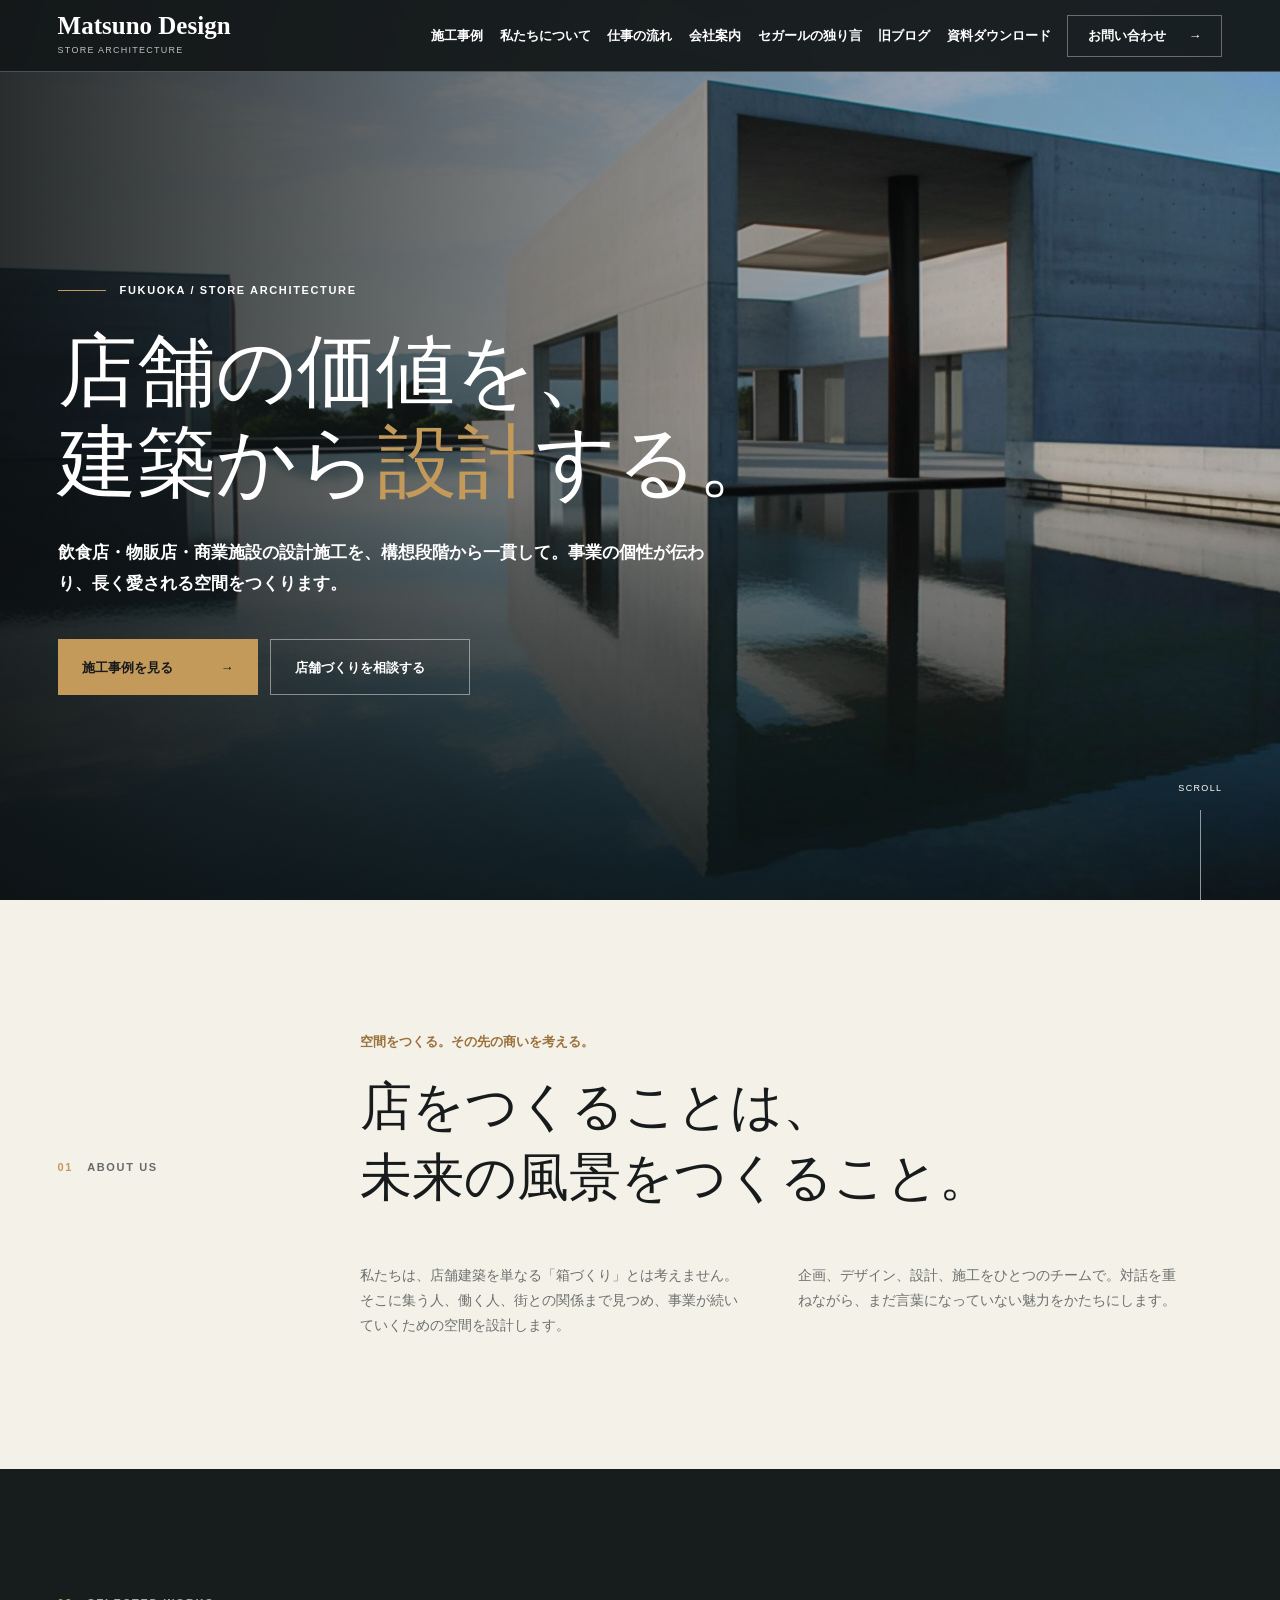
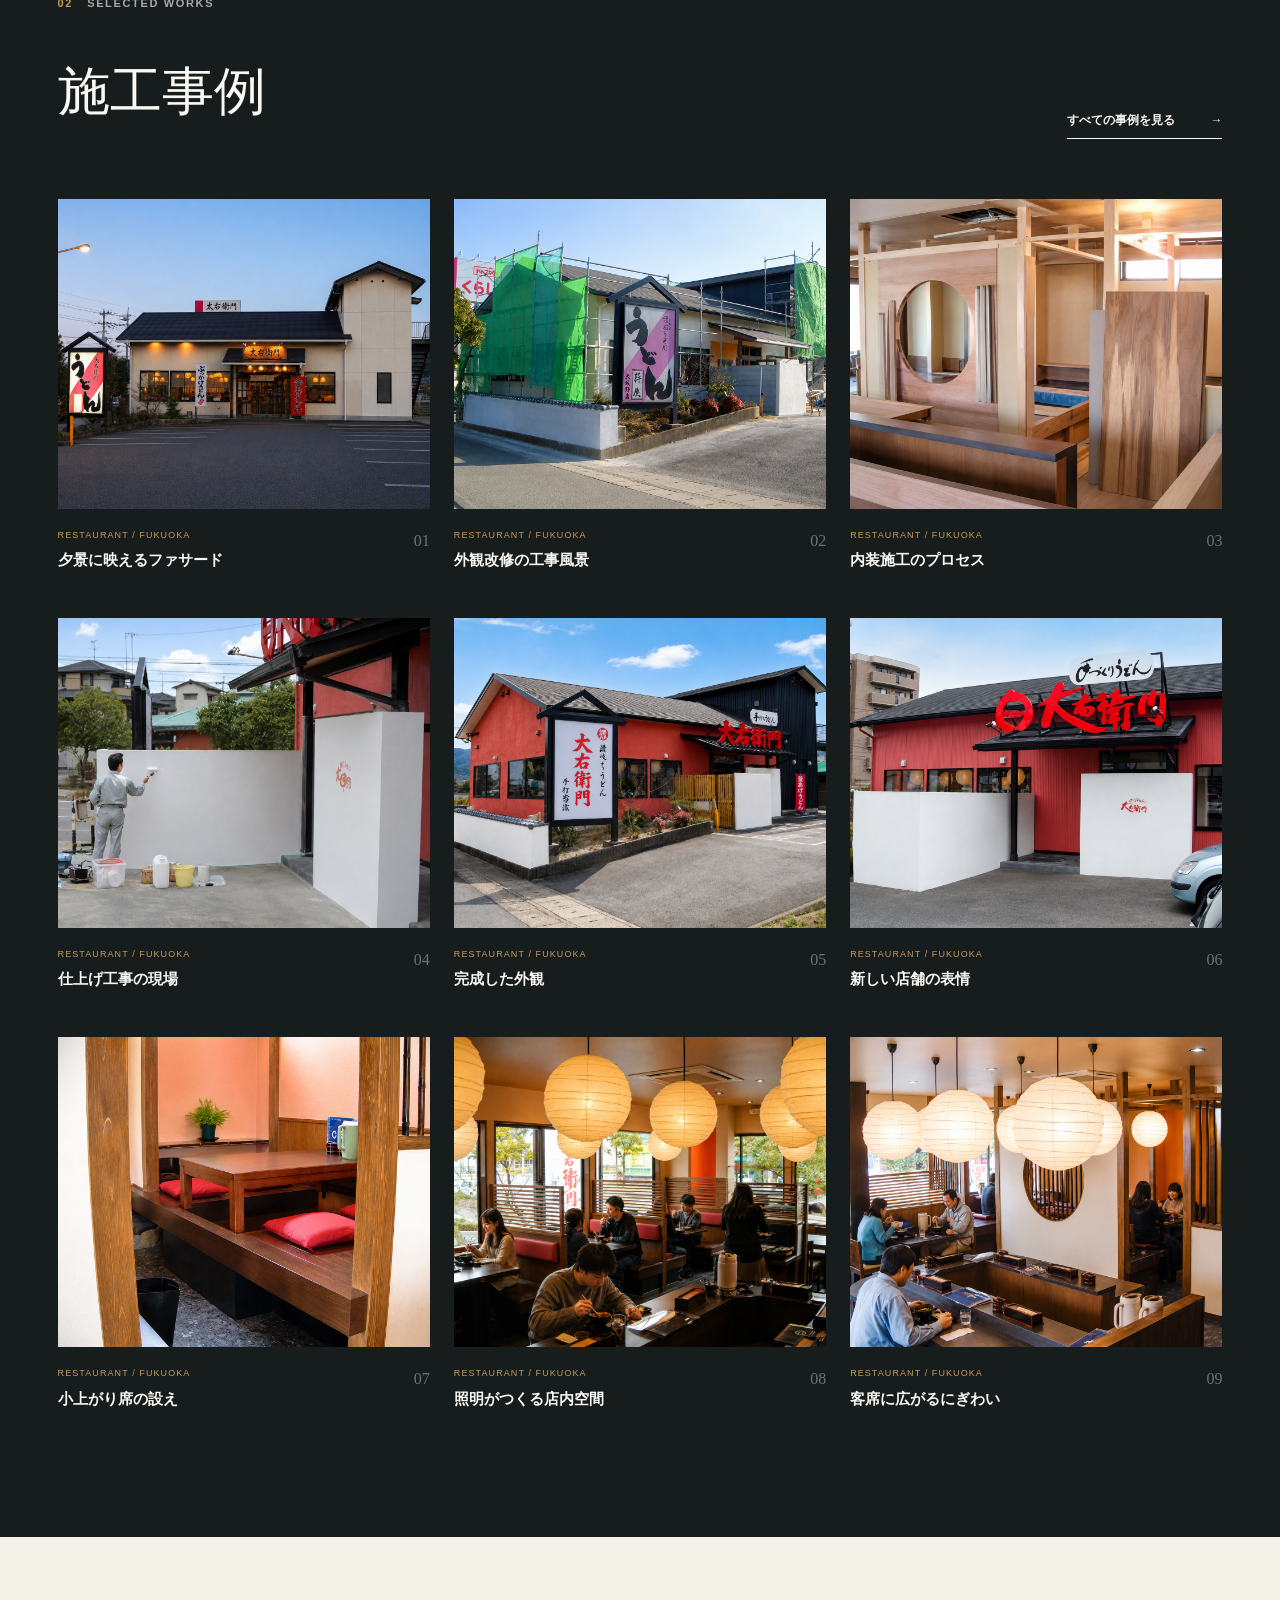
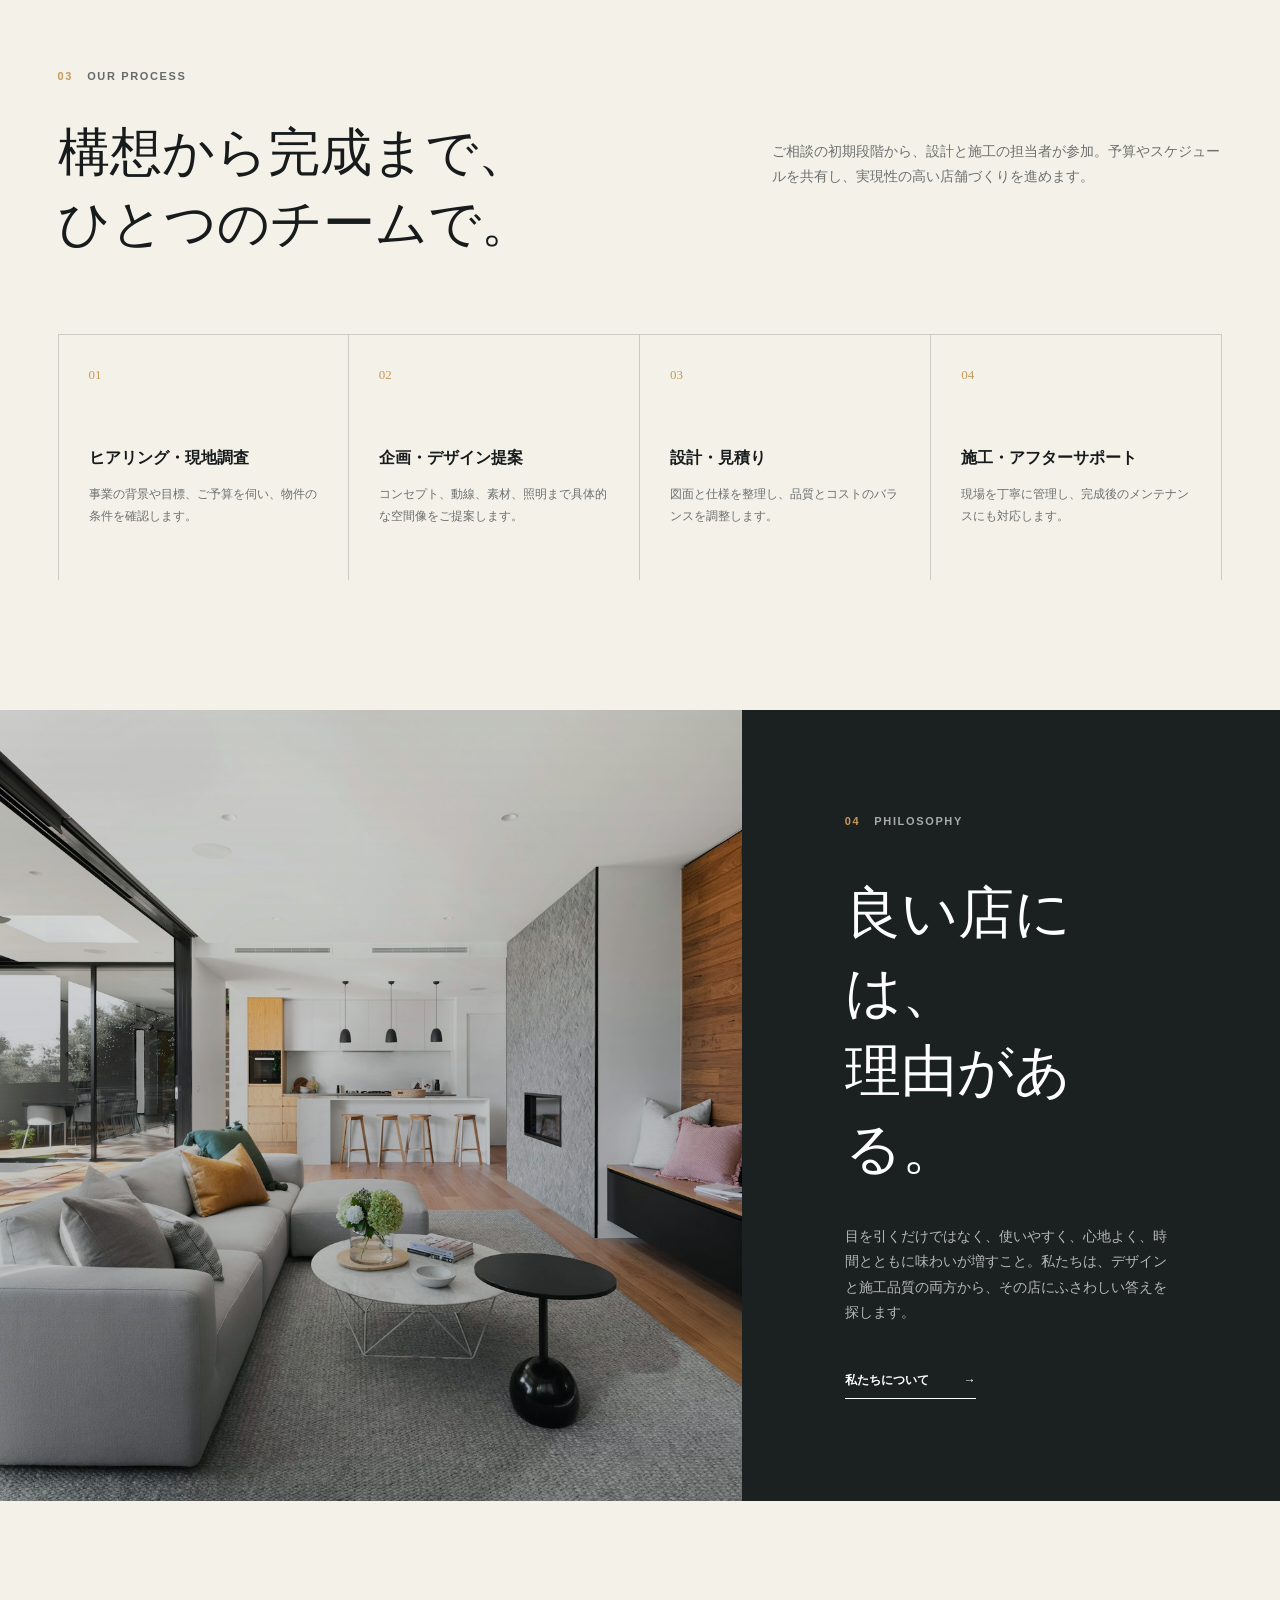
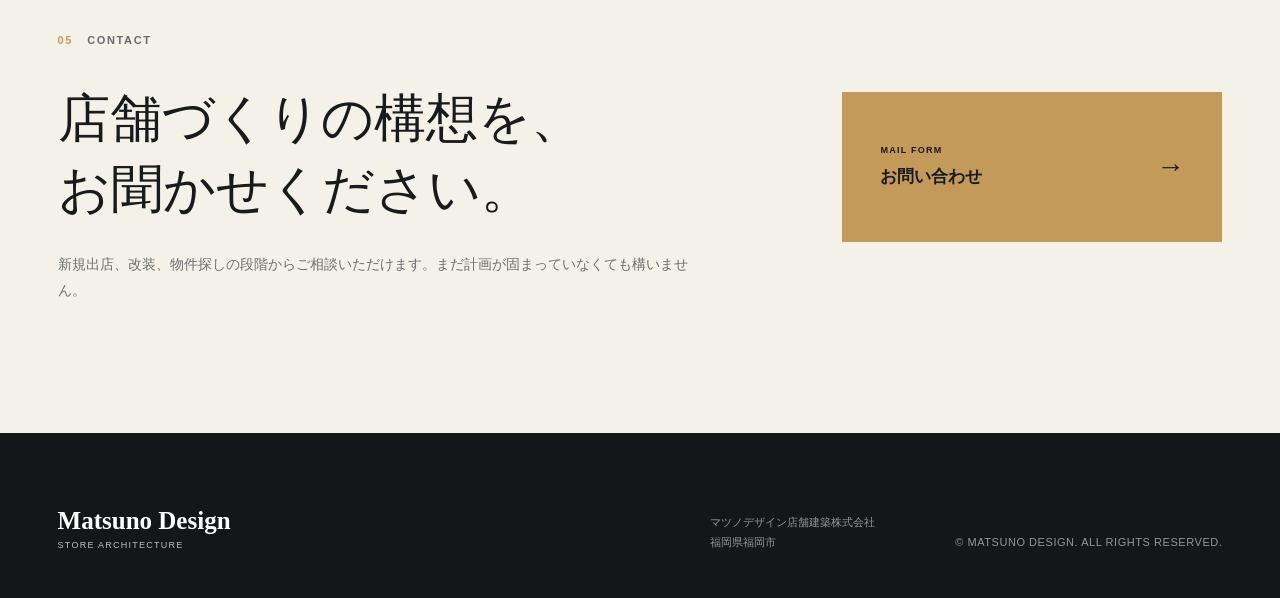
<file: index.html>
<!doctype html>
<html lang="ja">
<head>
  <meta charset="utf-8">
  <meta name="viewport" content="width=device-width, initial-scale=1">
  <meta name="description" content="福岡を拠点に、店舗・商業空間の設計施工を行うマツノデザイン店舗建築株式会社。構想から施工まで一貫して、事業の個性が伝わる空間をつくります。">
  <title>Matsuno Design | 店舗の価値を、建築から設計する。</title>
  <link rel="stylesheet" href="assets/css/style.css">
  <script src="assets/js/site.js?v=20260722-2" defer></script>
</head>
<body>
  <header class="site-header" id="header">
    <a class="brand" href="#top" aria-label="Matsuno Design トップへ">
      <strong>Matsuno Design</strong>
      <span>Store Architecture</span>
    </a>
    <button class="menu-button" type="button" aria-label="メニューを開く" aria-expanded="false" aria-controls="main-nav"><span></span><span></span></button>
    <nav class="main-nav" id="main-nav" aria-label="メインメニュー">
      <a href="#works">施工事例</a><a href="#about">私たちについて</a><a href="#process">仕事の流れ</a><a href="#company">会社案内</a><a href="blog.html">セガールの独り言</a><a href="http://blog.livedoor.jp/kuniichi/" target="_blank" rel="noopener noreferrer">旧ブログ</a><a href="download.html">資料ダウンロード</a><a class="nav-contact" href="#contact">お問い合わせ <span>→</span></a>
    </nav>
  </header>

  <main>
    <section class="hero" id="top">
      <div class="hero-inner">
        <p class="eyebrow">FUKUOKA / STORE ARCHITECTURE</p>
        <h1>店舗の価値を、<br>建築から<span>設計</span>する。</h1>
        <p class="hero-lead">飲食店・物販店・商業施設の設計施工を、構想段階から一貫して。事業の個性が伝わり、長く愛される空間をつくります。</p>
        <div class="hero-actions"><a class="button button-primary" href="#works">施工事例を見る <span>→</span></a><a class="button button-ghost" href="#contact">店舗づくりを相談する</a></div>
      </div>
      <div class="hero-note"><span>SCROLL</span><i></i></div>
    </section>

    <section class="intro section" id="about">
      <div class="section-label"><span>01</span> ABOUT US</div>
      <div class="intro-copy">
        <p class="kicker">空間をつくる。その先の商いを考える。</p>
        <h2>店をつくることは、<br>未来の風景をつくること。</h2>
        <div class="intro-text"><p>私たちは、店舗建築を単なる「箱づくり」とは考えません。そこに集う人、働く人、街との関係まで見つめ、事業が続いていくための空間を設計します。</p><p>企画、デザイン、設計、施工をひとつのチームで。対話を重ねながら、まだ言葉になっていない魅力をかたちにします。</p></div>
      </div>
    </section>

    <section class="works section-dark" id="works">
      <div class="section-head"><div><div class="section-label light"><span>02</span> SELECTED WORKS</div><h2>施工事例</h2></div><a class="text-link" href="#contact">すべての事例を見る <span>→</span></a></div>
      <div class="works-grid">
        <article class="work"><div class="work-image image-01"></div><div class="work-meta"><div><p>RESTAURANT / FUKUOKA</p><h3>夕景に映えるファサード</h3></div><span>01</span></div></article>
        <article class="work"><div class="work-image image-02"></div><div class="work-meta"><div><p>RESTAURANT / FUKUOKA</p><h3>外観改修の工事風景</h3></div><span>02</span></div></article>
        <article class="work"><div class="work-image image-03"></div><div class="work-meta"><div><p>RESTAURANT / FUKUOKA</p><h3>内装施工のプロセス</h3></div><span>03</span></div></article>
        <article class="work"><div class="work-image image-04"></div><div class="work-meta"><div><p>RESTAURANT / FUKUOKA</p><h3>仕上げ工事の現場</h3></div><span>04</span></div></article>
        <article class="work"><div class="work-image image-05"></div><div class="work-meta"><div><p>RESTAURANT / FUKUOKA</p><h3>完成した外観</h3></div><span>05</span></div></article>
        <article class="work"><div class="work-image image-06"></div><div class="work-meta"><div><p>RESTAURANT / FUKUOKA</p><h3>新しい店舗の表情</h3></div><span>06</span></div></article>
        <article class="work"><div class="work-image image-07"></div><div class="work-meta"><div><p>RESTAURANT / FUKUOKA</p><h3>小上がり席の設え</h3></div><span>07</span></div></article>
        <article class="work"><div class="work-image image-08"></div><div class="work-meta"><div><p>RESTAURANT / FUKUOKA</p><h3>照明がつくる店内空間</h3></div><span>08</span></div></article>
        <article class="work"><div class="work-image image-09"></div><div class="work-meta"><div><p>RESTAURANT / FUKUOKA</p><h3>客席に広がるにぎわい</h3></div><span>09</span></div></article>
      </div>
    </section>

    <section class="process section" id="process">
      <div class="section-head"><div><div class="section-label"><span>03</span> OUR PROCESS</div><h2>構想から完成まで、<br>ひとつのチームで。</h2></div><p class="section-description">ご相談の初期段階から、設計と施工の担当者が参加。予算やスケジュールを共有し、実現性の高い店舗づくりを進めます。</p></div>
      <ol class="process-list">
        <li><span>01</span><div><h3>ヒアリング・現地調査</h3><p>事業の背景や目標、ご予算を伺い、物件の条件を確認します。</p></div></li>
        <li><span>02</span><div><h3>企画・デザイン提案</h3><p>コンセプト、動線、素材、照明まで具体的な空間像をご提案します。</p></div></li>
        <li><span>03</span><div><h3>設計・見積り</h3><p>図面と仕様を整理し、品質とコストのバランスを調整します。</p></div></li>
        <li><span>04</span><div><h3>施工・アフターサポート</h3><p>現場を丁寧に管理し、完成後のメンテナンスにも対応します。</p></div></li>
      </ol>
    </section>

    <section class="statement" id="company"><div class="statement-image" role="img" aria-label="店舗建築の内観"></div><div class="statement-copy"><div class="section-label light"><span>04</span> PHILOSOPHY</div><p class="quote">良い店には、<br>理由がある。</p><p>目を引くだけではなく、使いやすく、心地よく、時間とともに味わいが増すこと。私たちは、デザインと施工品質の両方から、その店にふさわしい答えを探します。</p><a class="text-link" href="#contact">私たちについて <span>→</span></a></div></section>

    <section class="contact section" id="contact">
      <div class="contact-copy"><div class="section-label"><span>05</span> CONTACT</div><h2>店舗づくりの構想を、<br>お聞かせください。</h2><p>新規出店、改装、物件探しの段階からご相談いただけます。まだ計画が固まっていなくても構いません。</p></div>
      <a class="contact-button" href="mailto:info@matsuno.tv"><span><small>MAIL FORM</small>お問い合わせ</span><b>→</b></a>
    </section>
  </main>

  <footer><a class="brand footer-brand" href="#top"><strong>Matsuno Design</strong><span>Store Architecture</span></a><div class="footer-info"><p>マツノデザイン店舗建築株式会社<br>福岡県福岡市</p><p class="copyright">© MATSUNO DESIGN. ALL RIGHTS RESERVED.</p></div></footer>
</body>
</html>
</file>
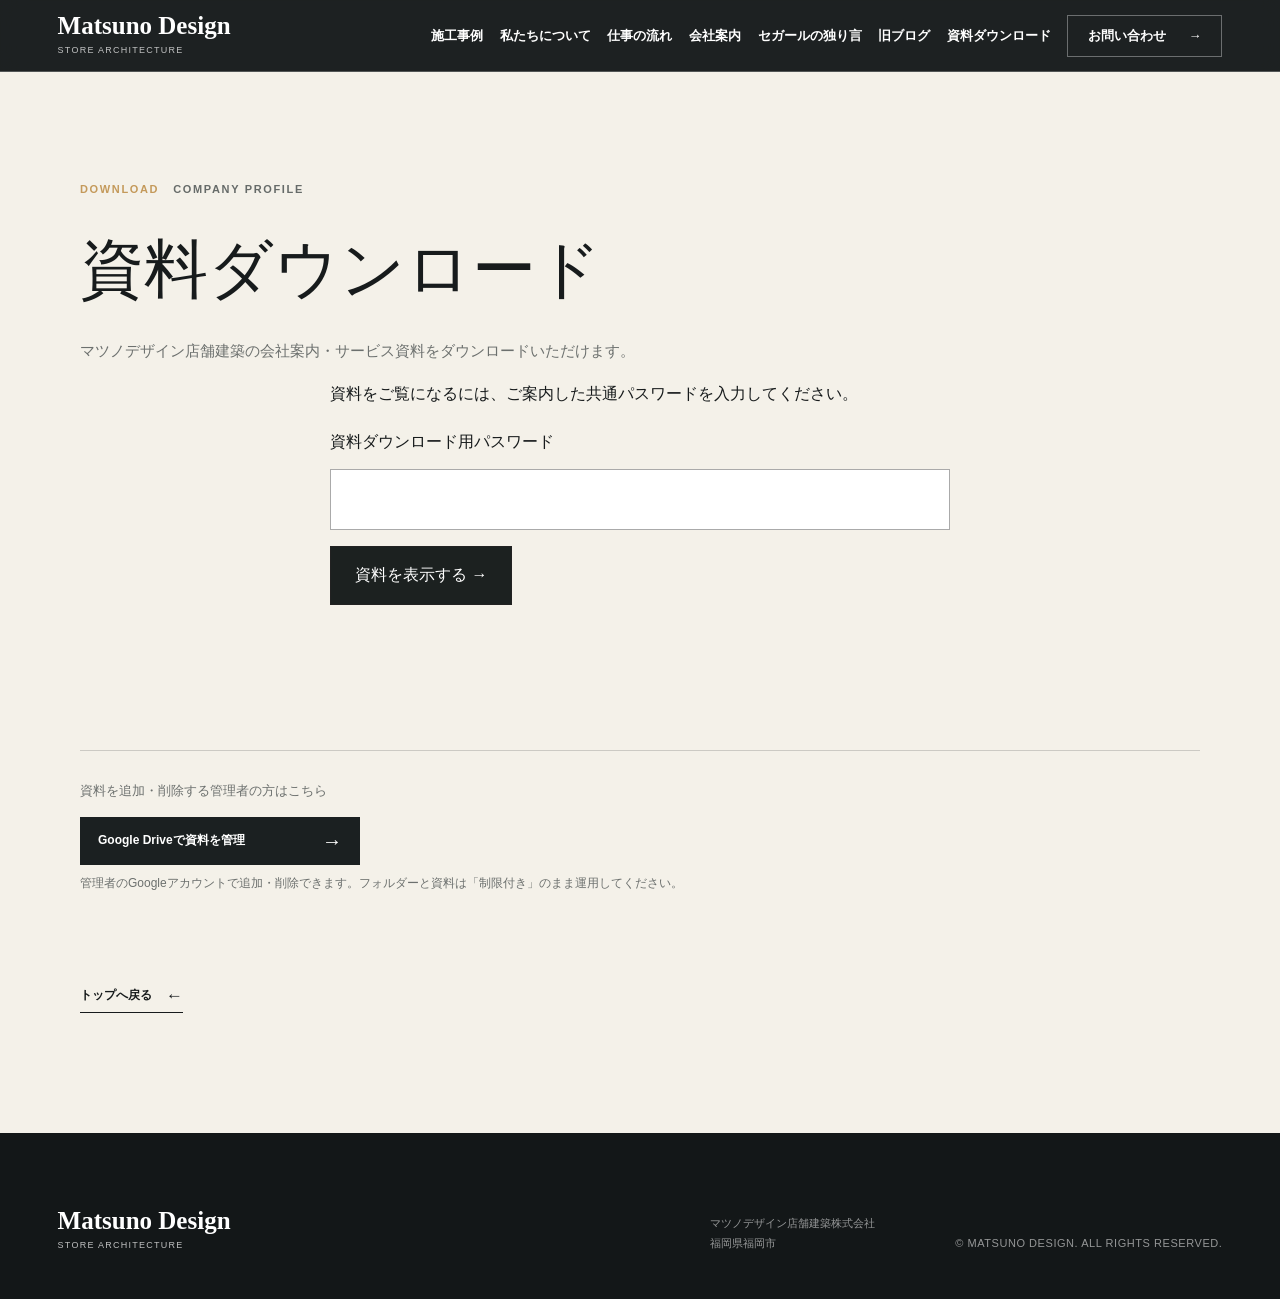
<file: admin.html>
<!doctype html>
<html lang="ja">
<head>
  <meta charset="utf-8">
  <meta name="viewport" content="width=device-width, initial-scale=1">
  <meta name="robots" content="noindex,nofollow">
  <title>資料管理 | Matsuno Design</title>
  <link rel="stylesheet" href="assets/css/style.css">
  <script src="assets/js/admin-gate.js" defer></script>
  <script src="assets/js/admin.js" defer></script>
</head>
<body class="admin-page">
  <header class="site-header admin-header"><a class="brand" href="index.html#top" aria-label="Matsuno Design トップへ"><strong>Matsuno Design</strong><span>Store Architecture</span></a></header>
  <main class="admin-main">
    <section class="admin-login" id="admin-login"><div class="section-label"><span>ADMIN</span> MATERIALS</div><h1>資料管理</h1><form id="auth-form"><label for="access-token">GitHub アクセストークン</label><div class="token-row"><input id="access-token" name="access-token" type="password" autocomplete="off" required><button type="submit">認証する</button></div><p class="admin-message" id="auth-message" aria-live="polite"></p></form></section>
    <section class="admin-workspace" id="admin-workspace" hidden><div class="admin-workspace-head"><div><p class="admin-account" id="admin-account"></p><h1>資料を追加</h1></div><button class="logout-button" type="button" id="logout-button">ログアウト</button></div><div class="upload-zone" id="upload-zone" role="button" tabindex="0" aria-label="資料を選択またはドラッグアンドドロップ"><input type="file" id="file-input" accept=".pdf,.doc,.docx,.xls,.xlsx,.ppt,.pptx,.zip" multiple><span>資料をここへドロップ</span><small>PDF / Word / Excel / PowerPoint / ZIP</small></div><div class="upload-queue" id="upload-queue" aria-live="polite"></div></section>
  </main>
</body>
</html>
</file>
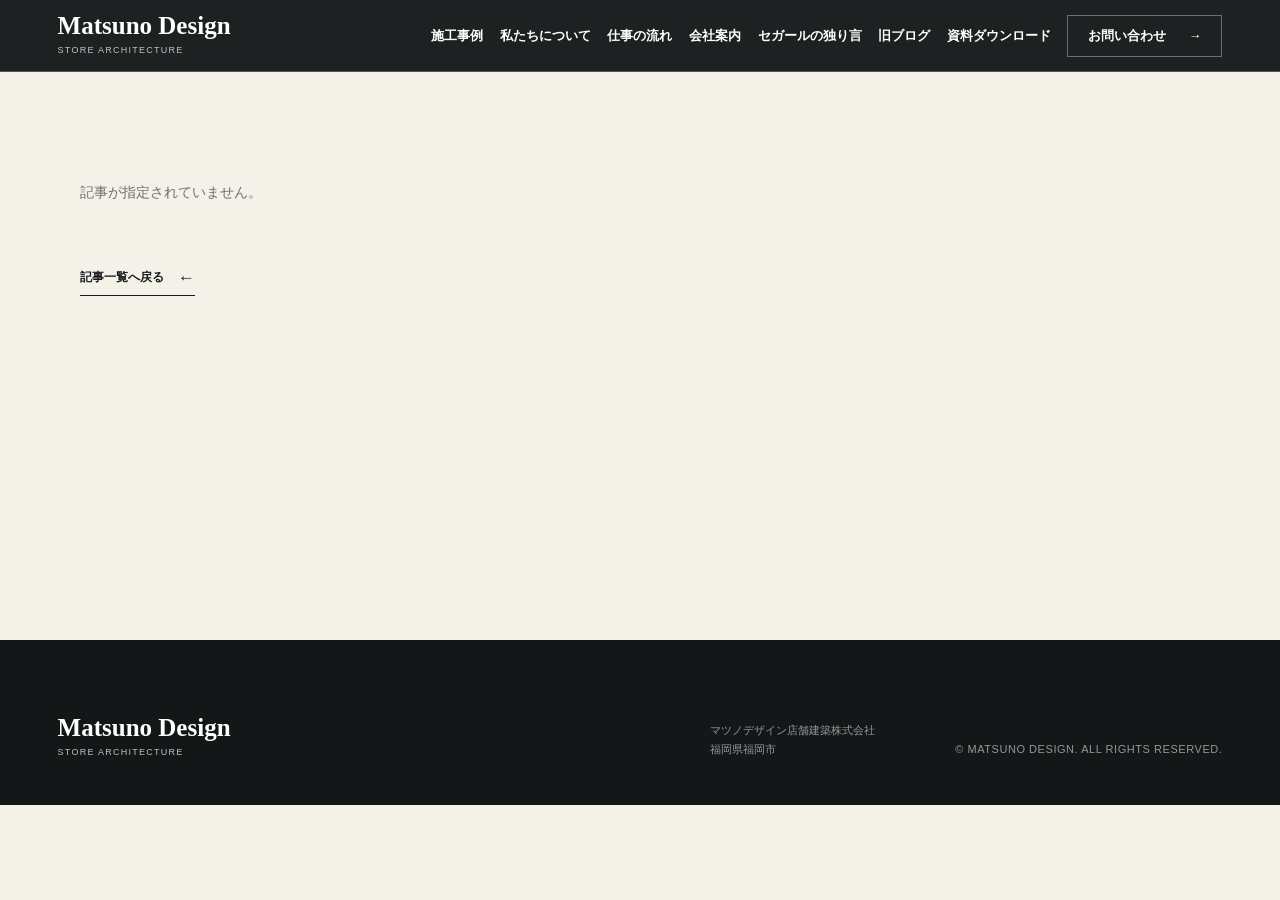
<file: blog-post.html>
<!doctype html>
<html lang="ja">
<head>
  <meta charset="utf-8">
  <meta name="viewport" content="width=device-width, initial-scale=1">
  <meta name="description" content="マツノデザイン店舗建築 社長ブログ「セガールの独り言」">
  <title>セガールの独り言 | Matsuno Design</title>
  <link rel="stylesheet" href="assets/css/style.css">
  <script src="assets/js/site.js?v=20260722-2" defer></script>
  <script src="assets/js/blog.js?v=20261021-3" defer></script>
</head>
<body class="download-page blog-page">
  <header class="site-header scrolled" id="header">
    <a class="brand" href="index.html#top" aria-label="Matsuno Design トップへ"><strong>Matsuno Design</strong><span>Store Architecture</span></a>
    <button class="menu-button" type="button" aria-label="メニューを開く" aria-expanded="false" aria-controls="main-nav"><span></span><span></span></button>
    <nav class="main-nav" id="main-nav" aria-label="メインメニュー">
      <a href="index.html#works">施工事例</a><a href="index.html#about">私たちについて</a><a href="index.html#process">仕事の流れ</a><a href="index.html#company">会社案内</a><a href="blog.html">セガールの独り言</a><a href="http://blog.livedoor.jp/kuniichi/" target="_blank" rel="noopener noreferrer">旧ブログ</a><a href="download.html">資料ダウンロード</a><a class="nav-contact" href="index.html#contact">お問い合わせ <span>→</span></a>
    </nav>
  </header>
  <main class="download-main blog-main"><article class="blog-post" id="blog-post" data-blog-endpoint="https://script.google.com/macros/s/AKfycbydU7lRxPzuUe8AnfNr7ImkMmdJHnwYHpYlD-w3lW4oL8lvzObH_IQaEa4GB0MmBwwOzw/exec"><p class="download-status">記事を読み込んでいます。</p></article><a class="page-return" href="blog.html">記事一覧へ戻る <span>←</span></a></main>
  <footer><a class="brand footer-brand" href="index.html#top"><strong>Matsuno Design</strong><span>Store Architecture</span></a><div class="footer-info"><p>マツノデザイン店舗建築株式会社<br>福岡県福岡市</p><p class="copyright">&copy; MATSUNO DESIGN. ALL RIGHTS RESERVED.</p></div></footer>
</body>
</html>
</file>
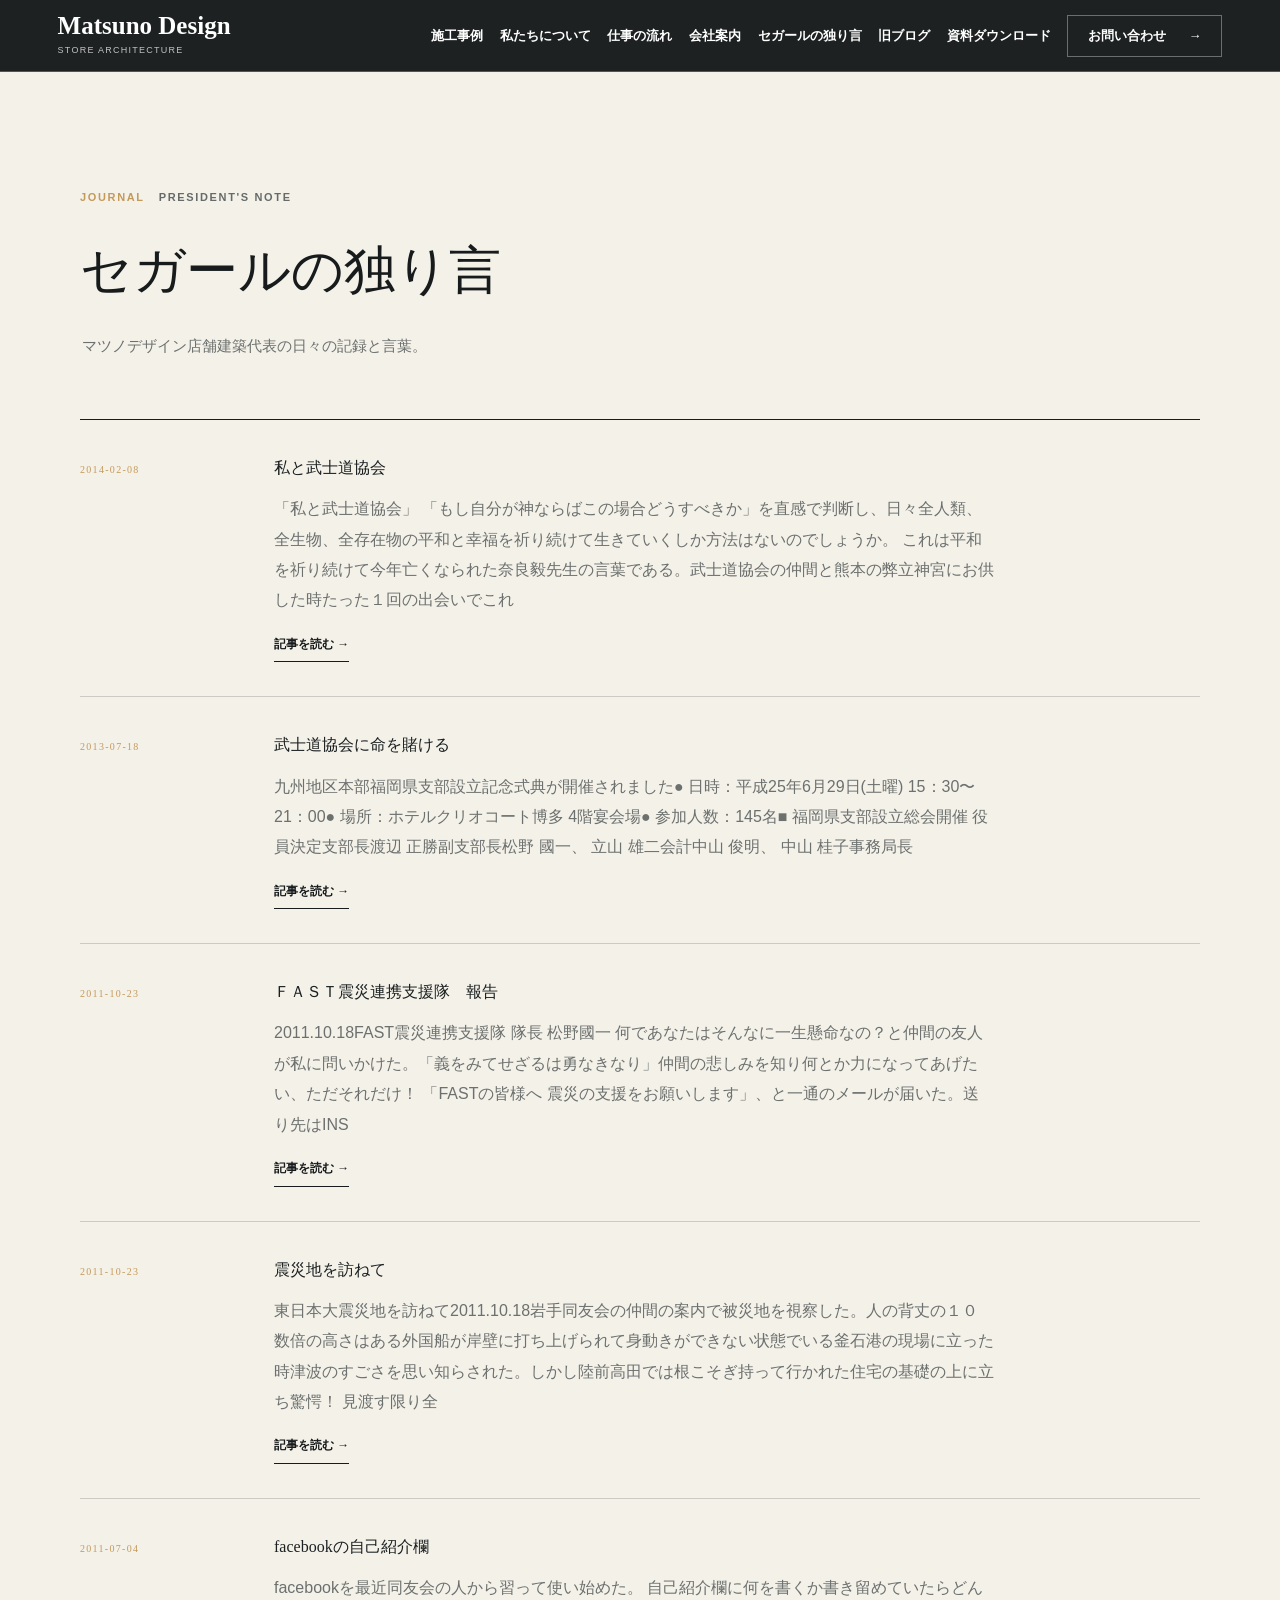
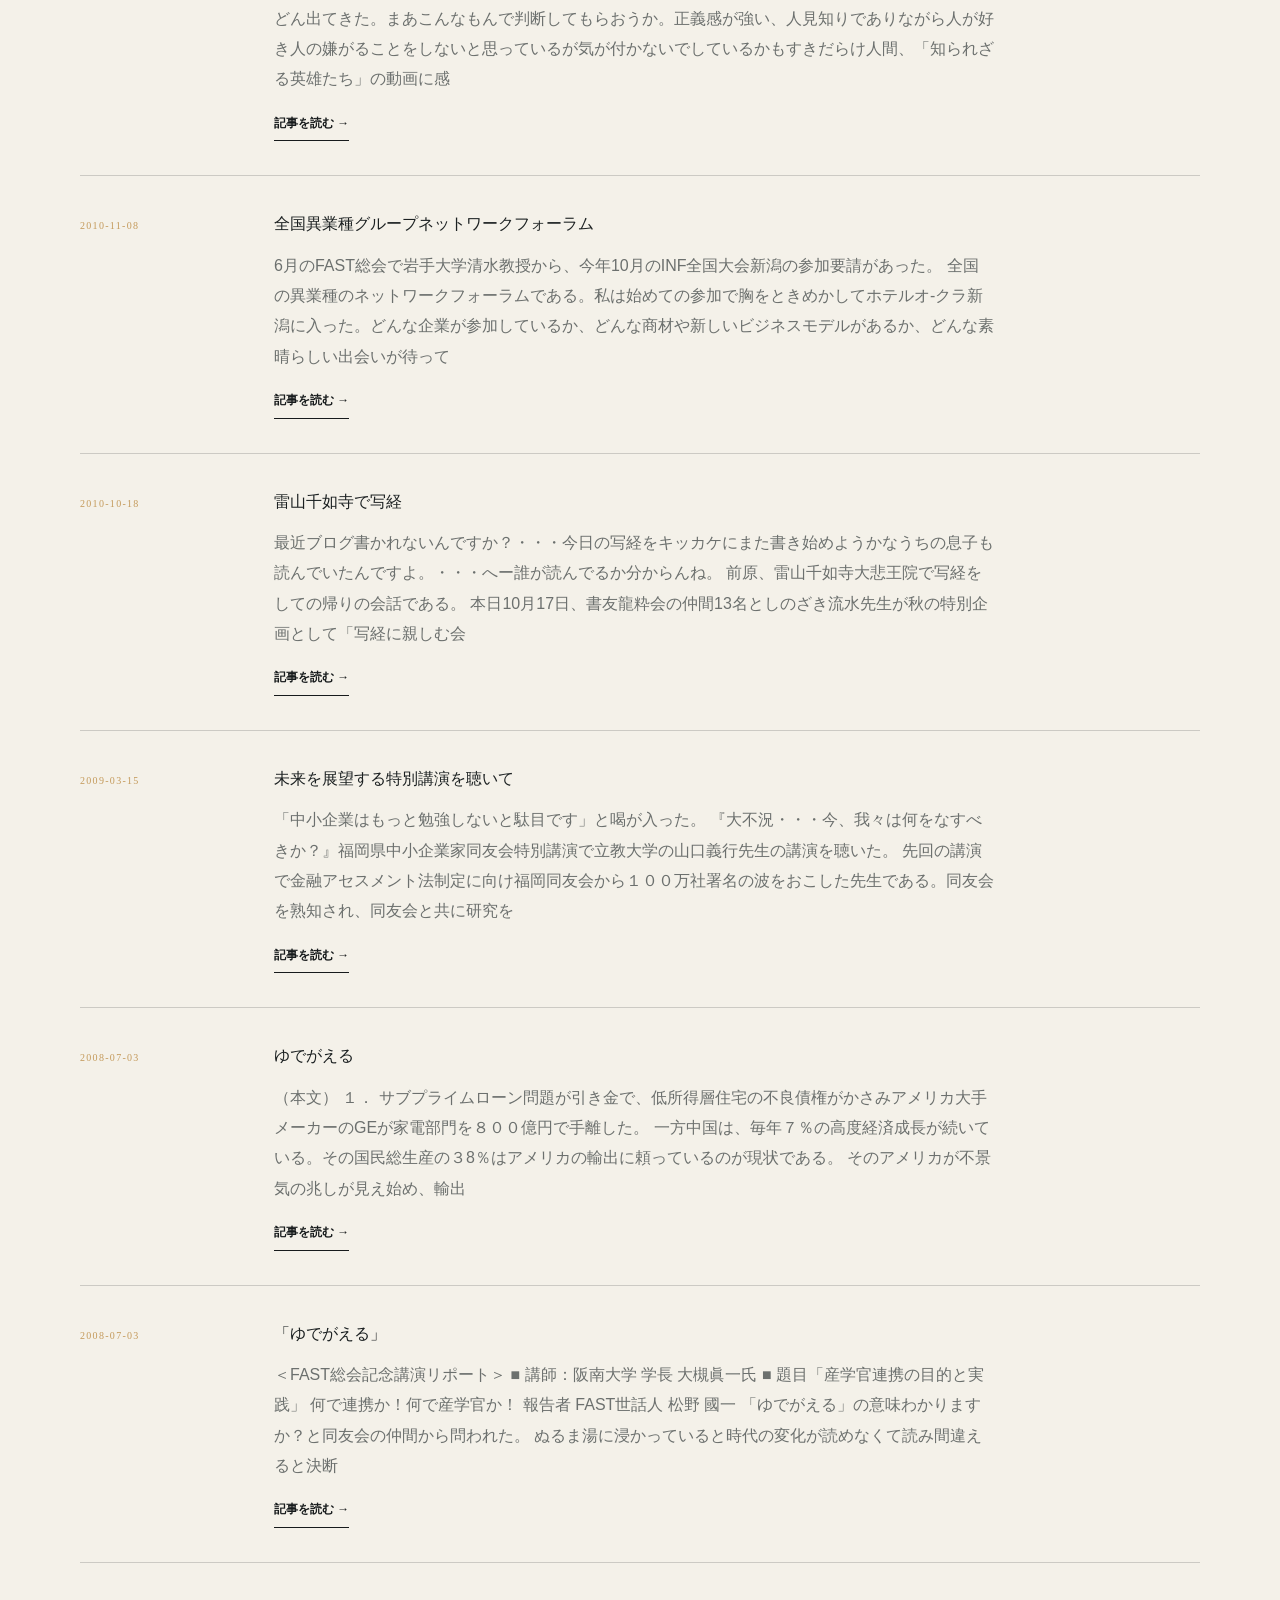
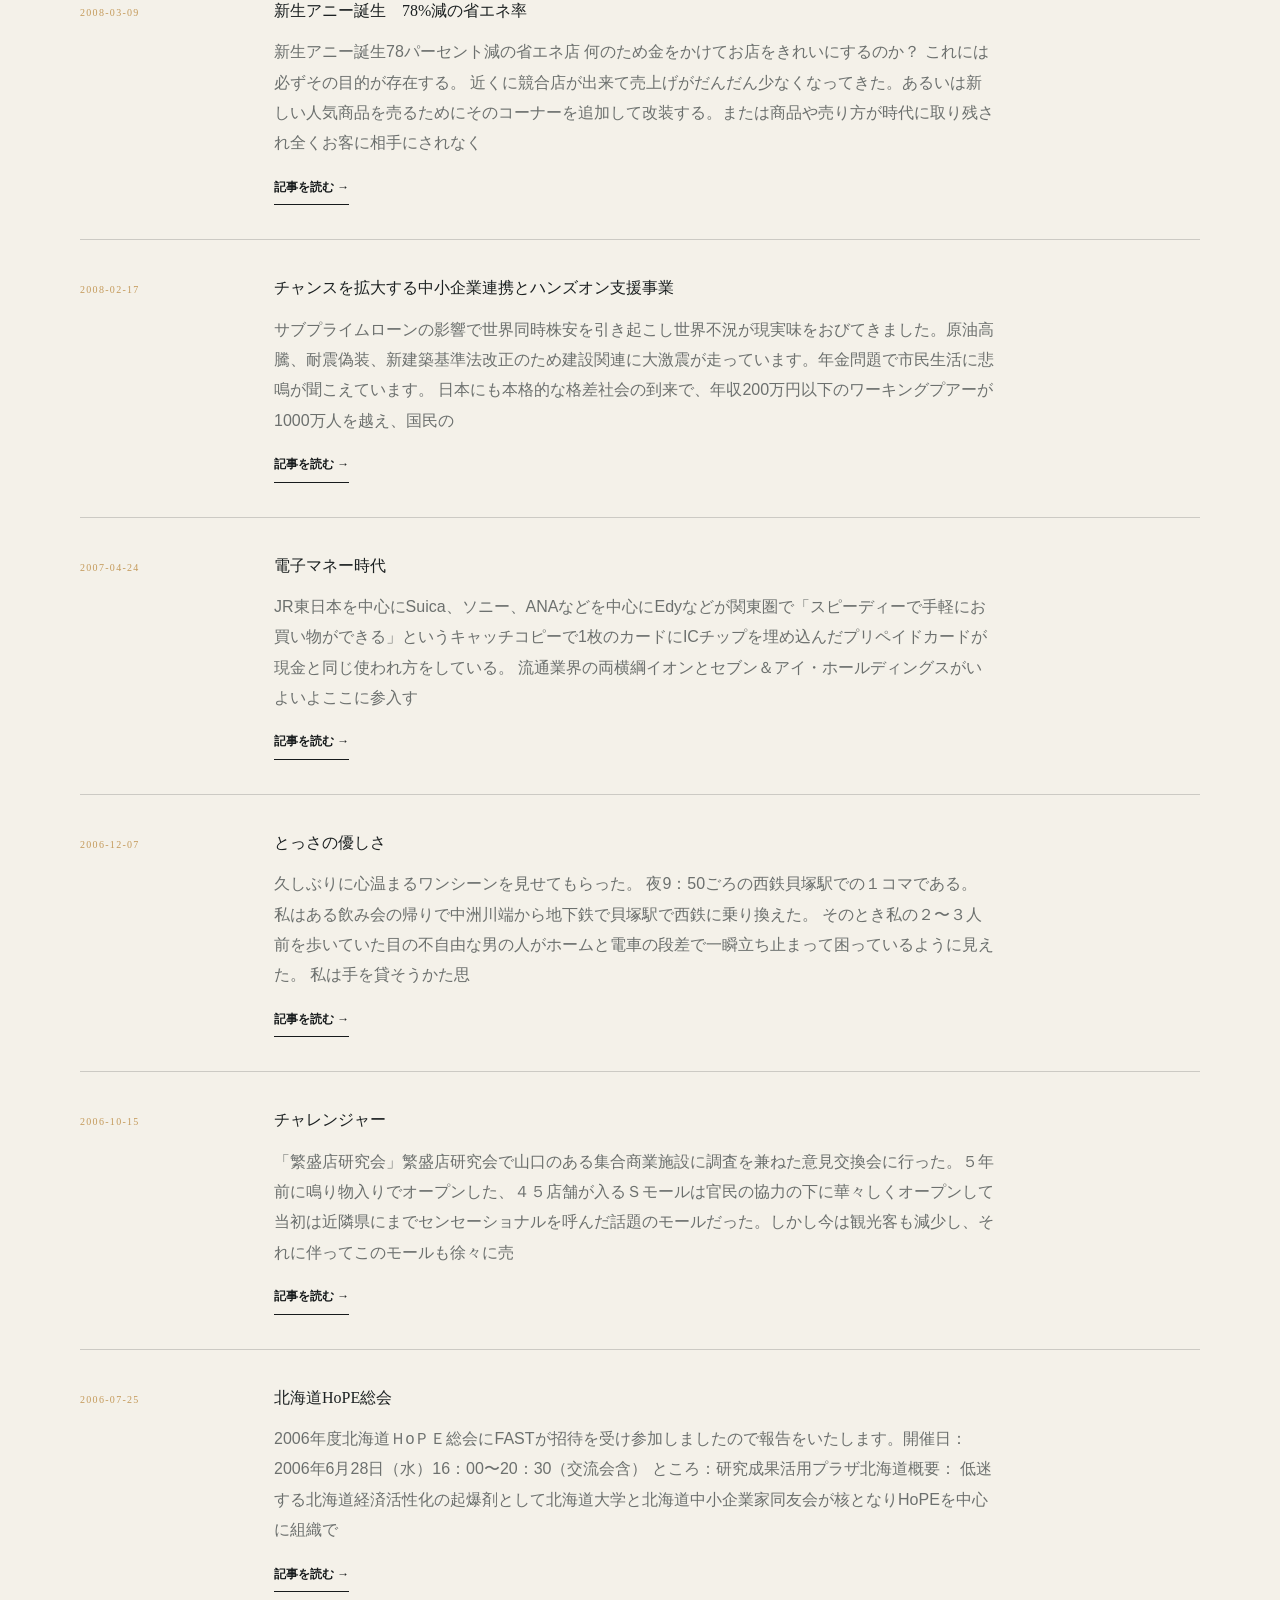
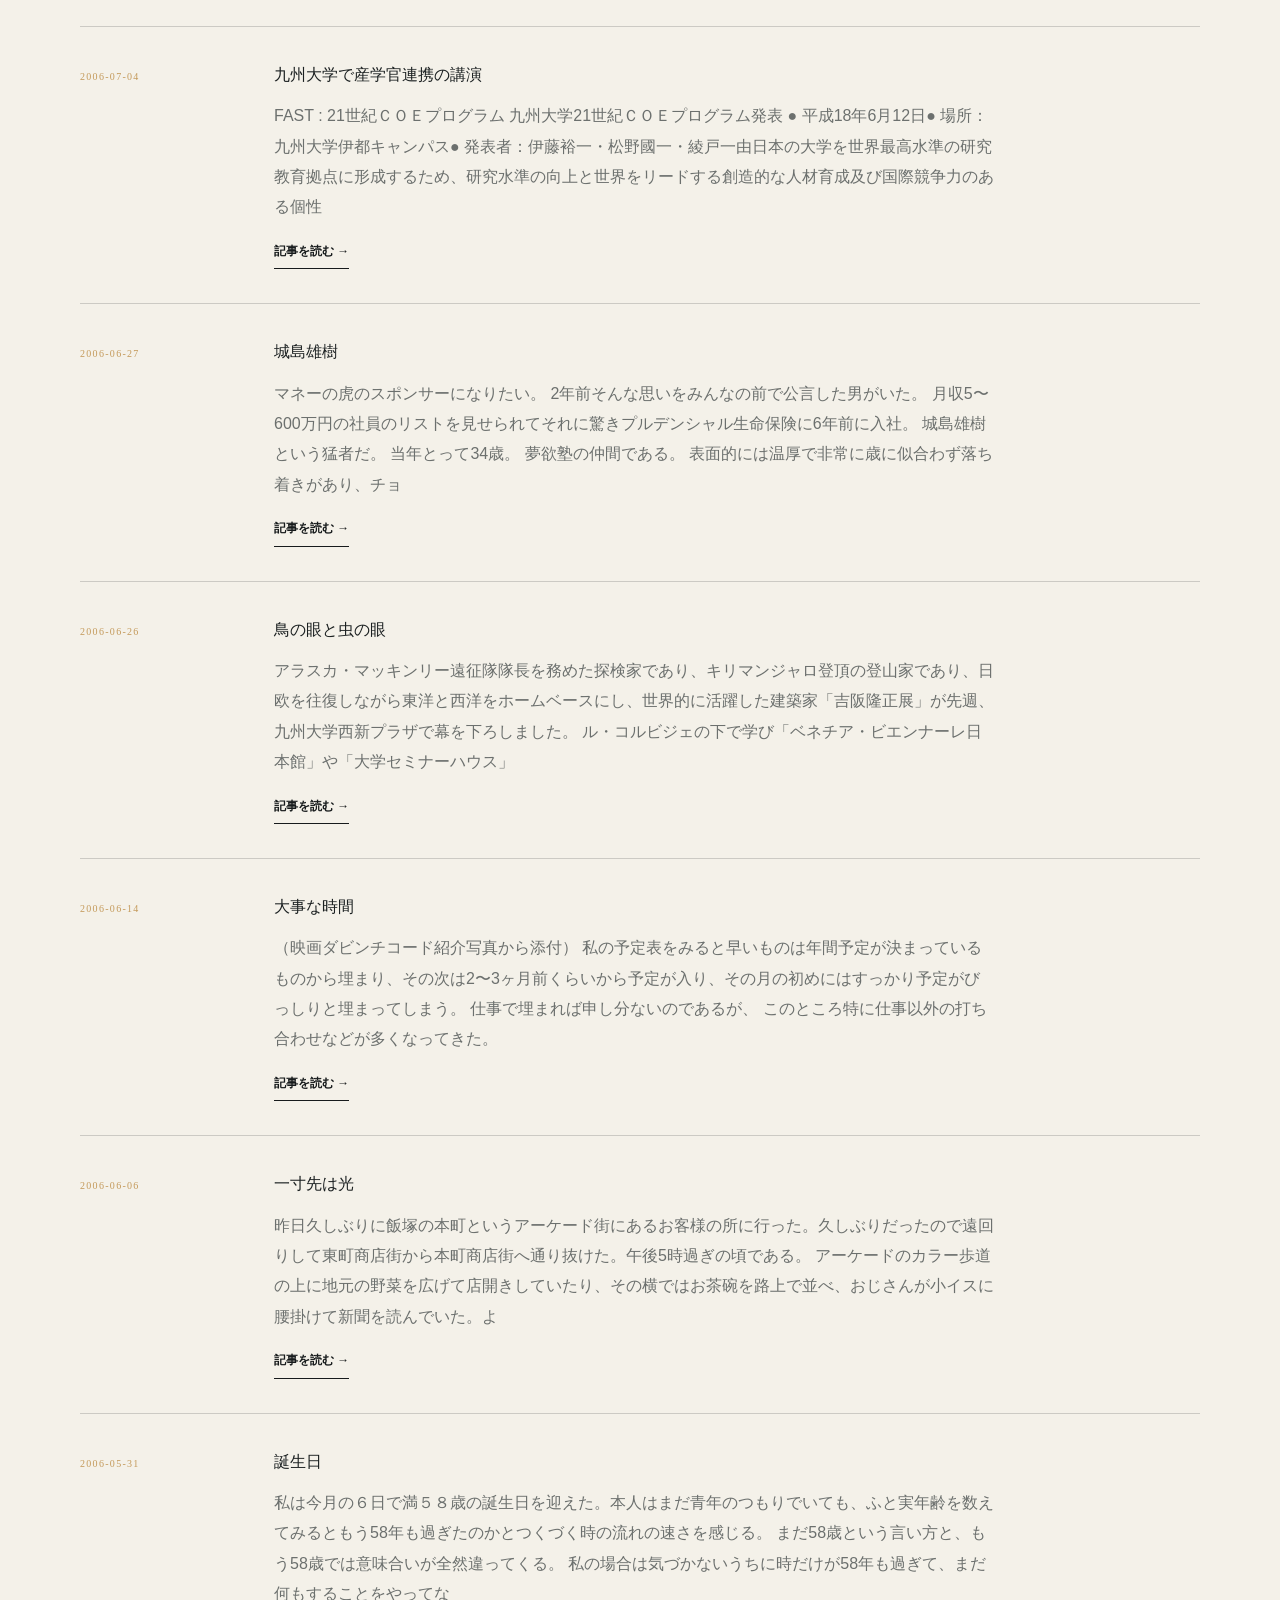
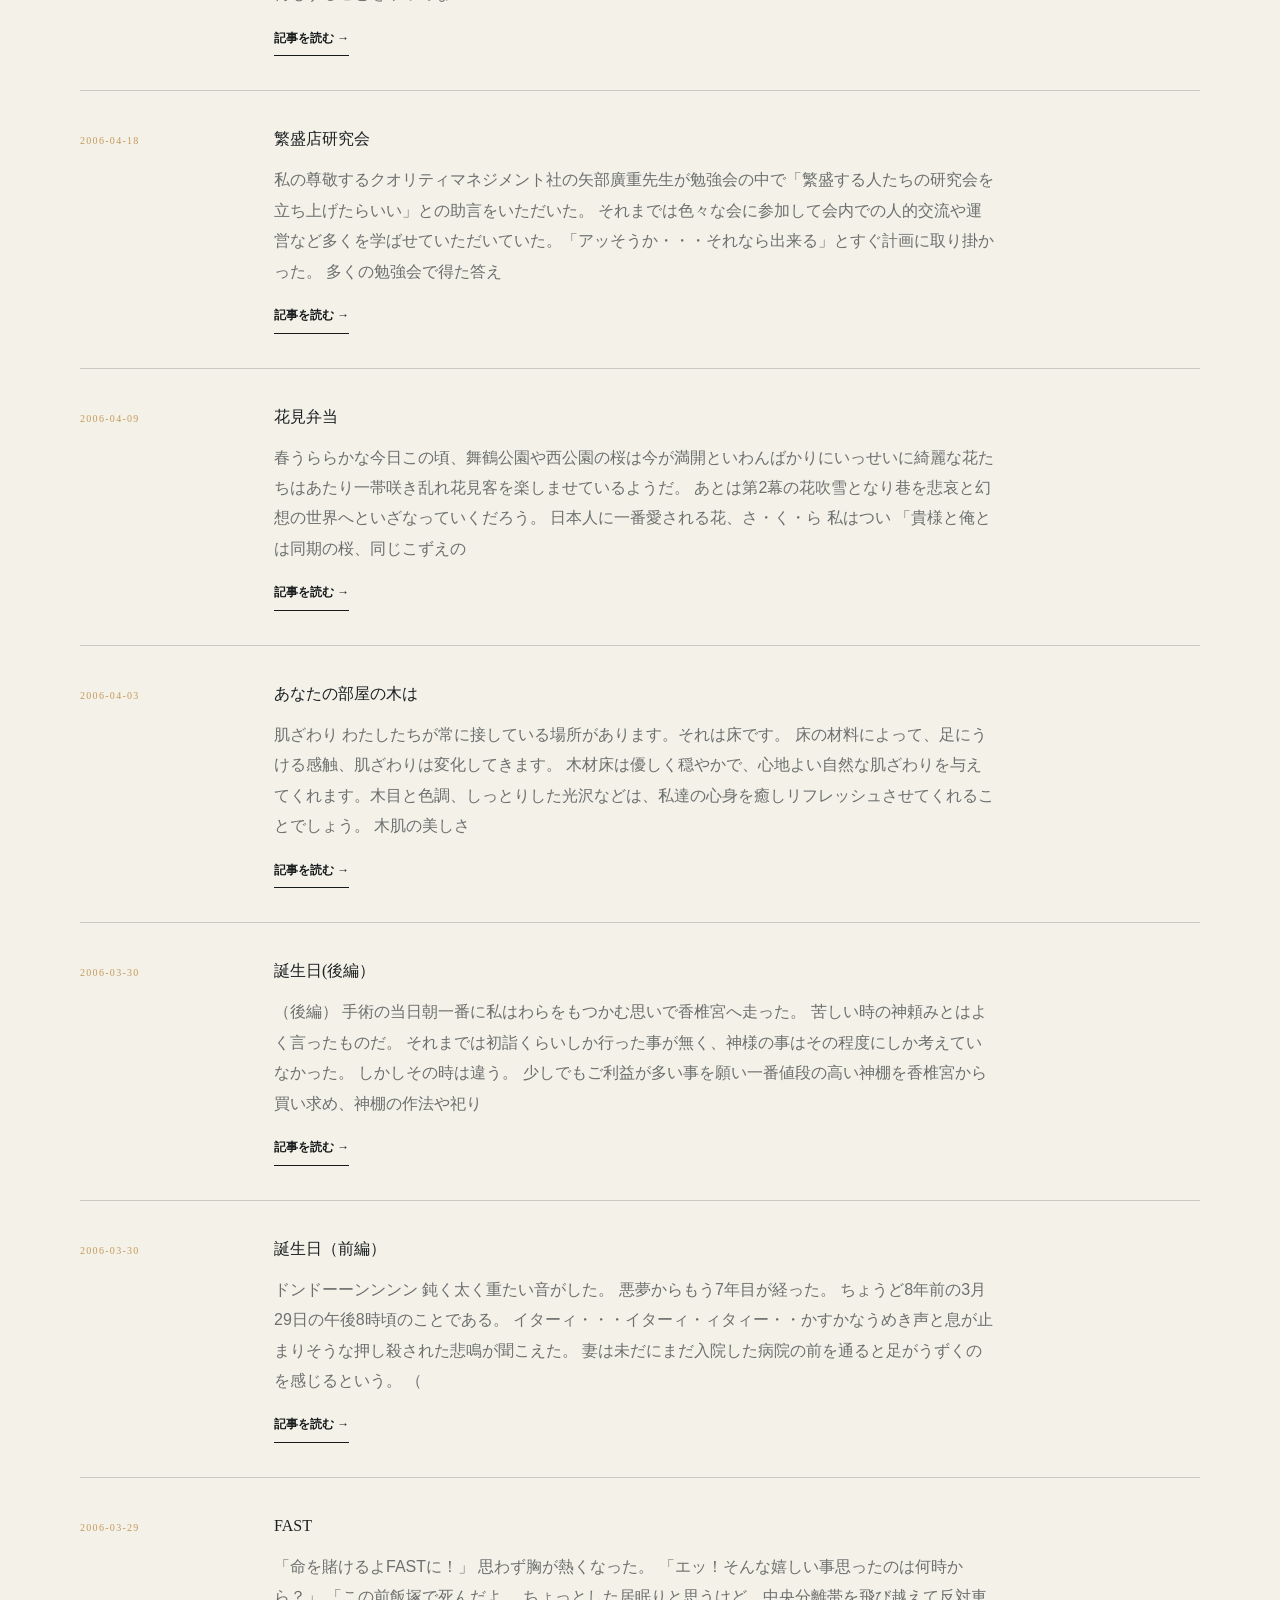
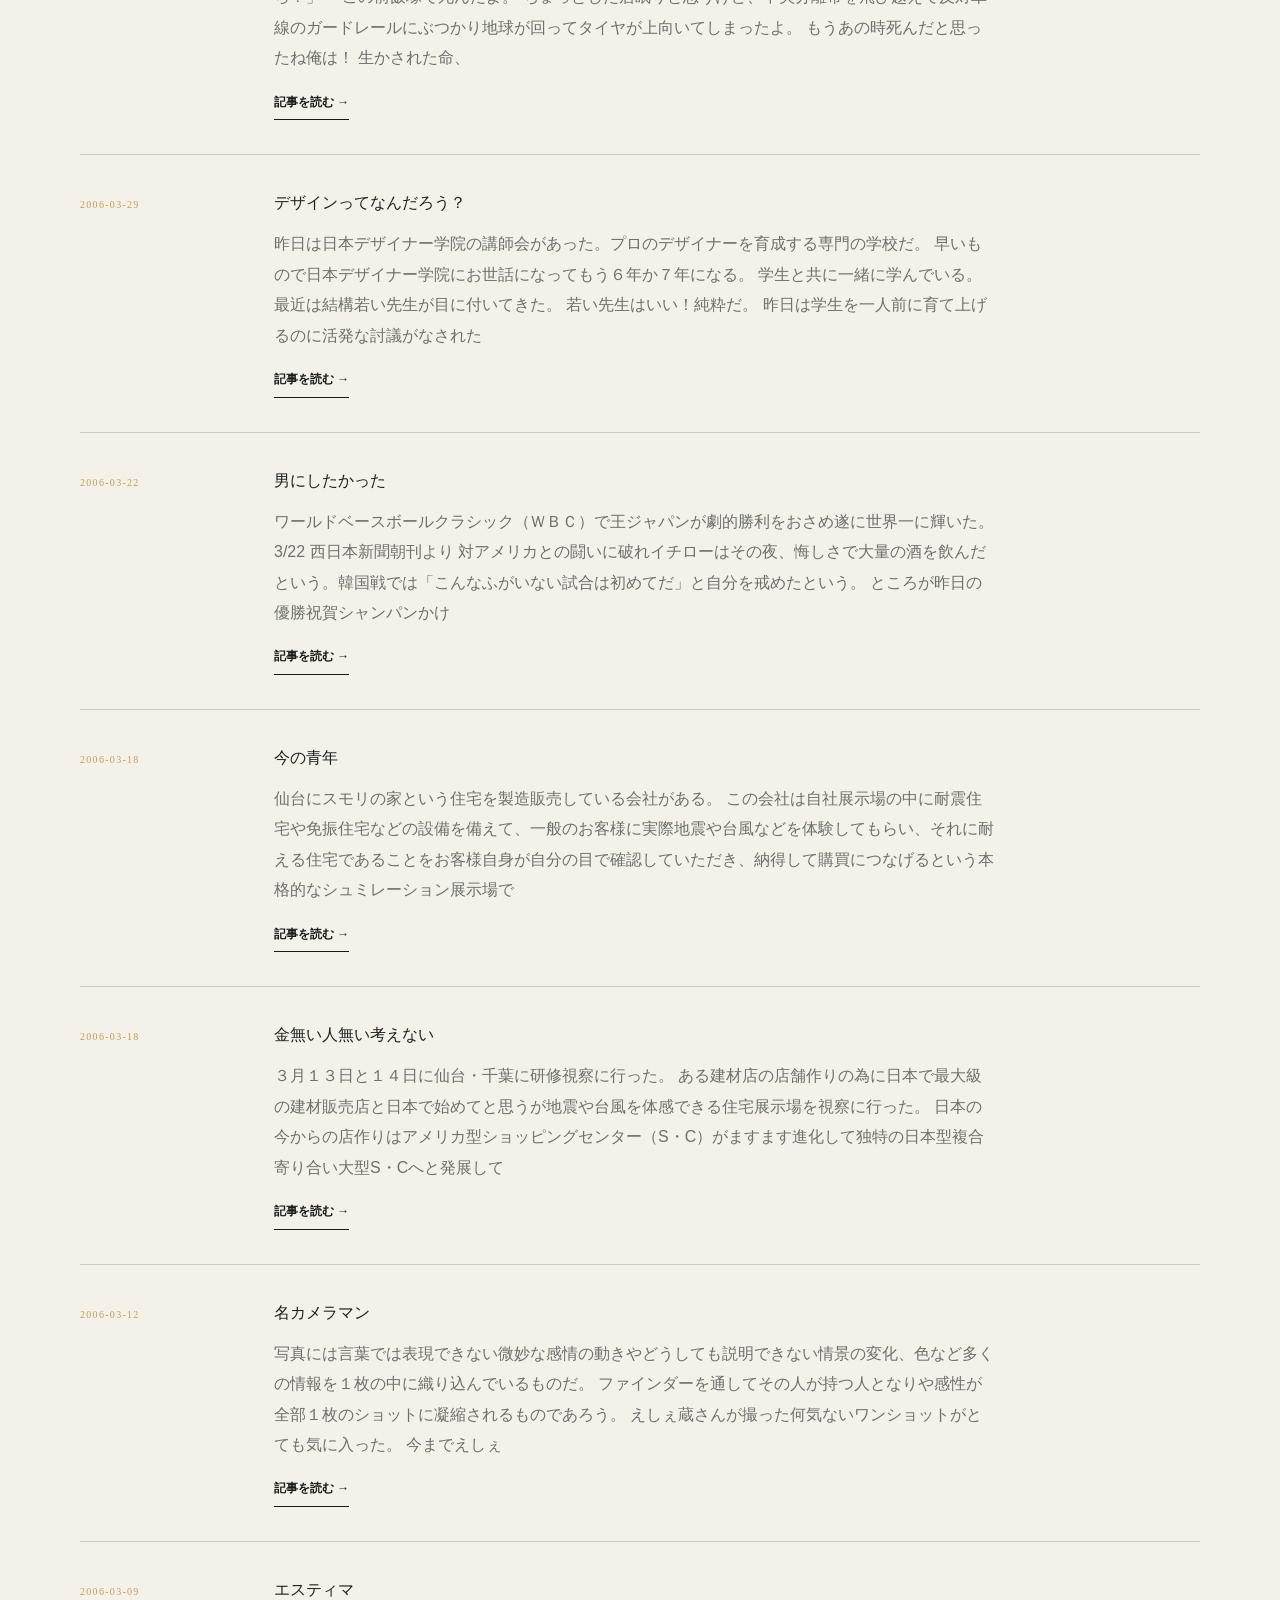
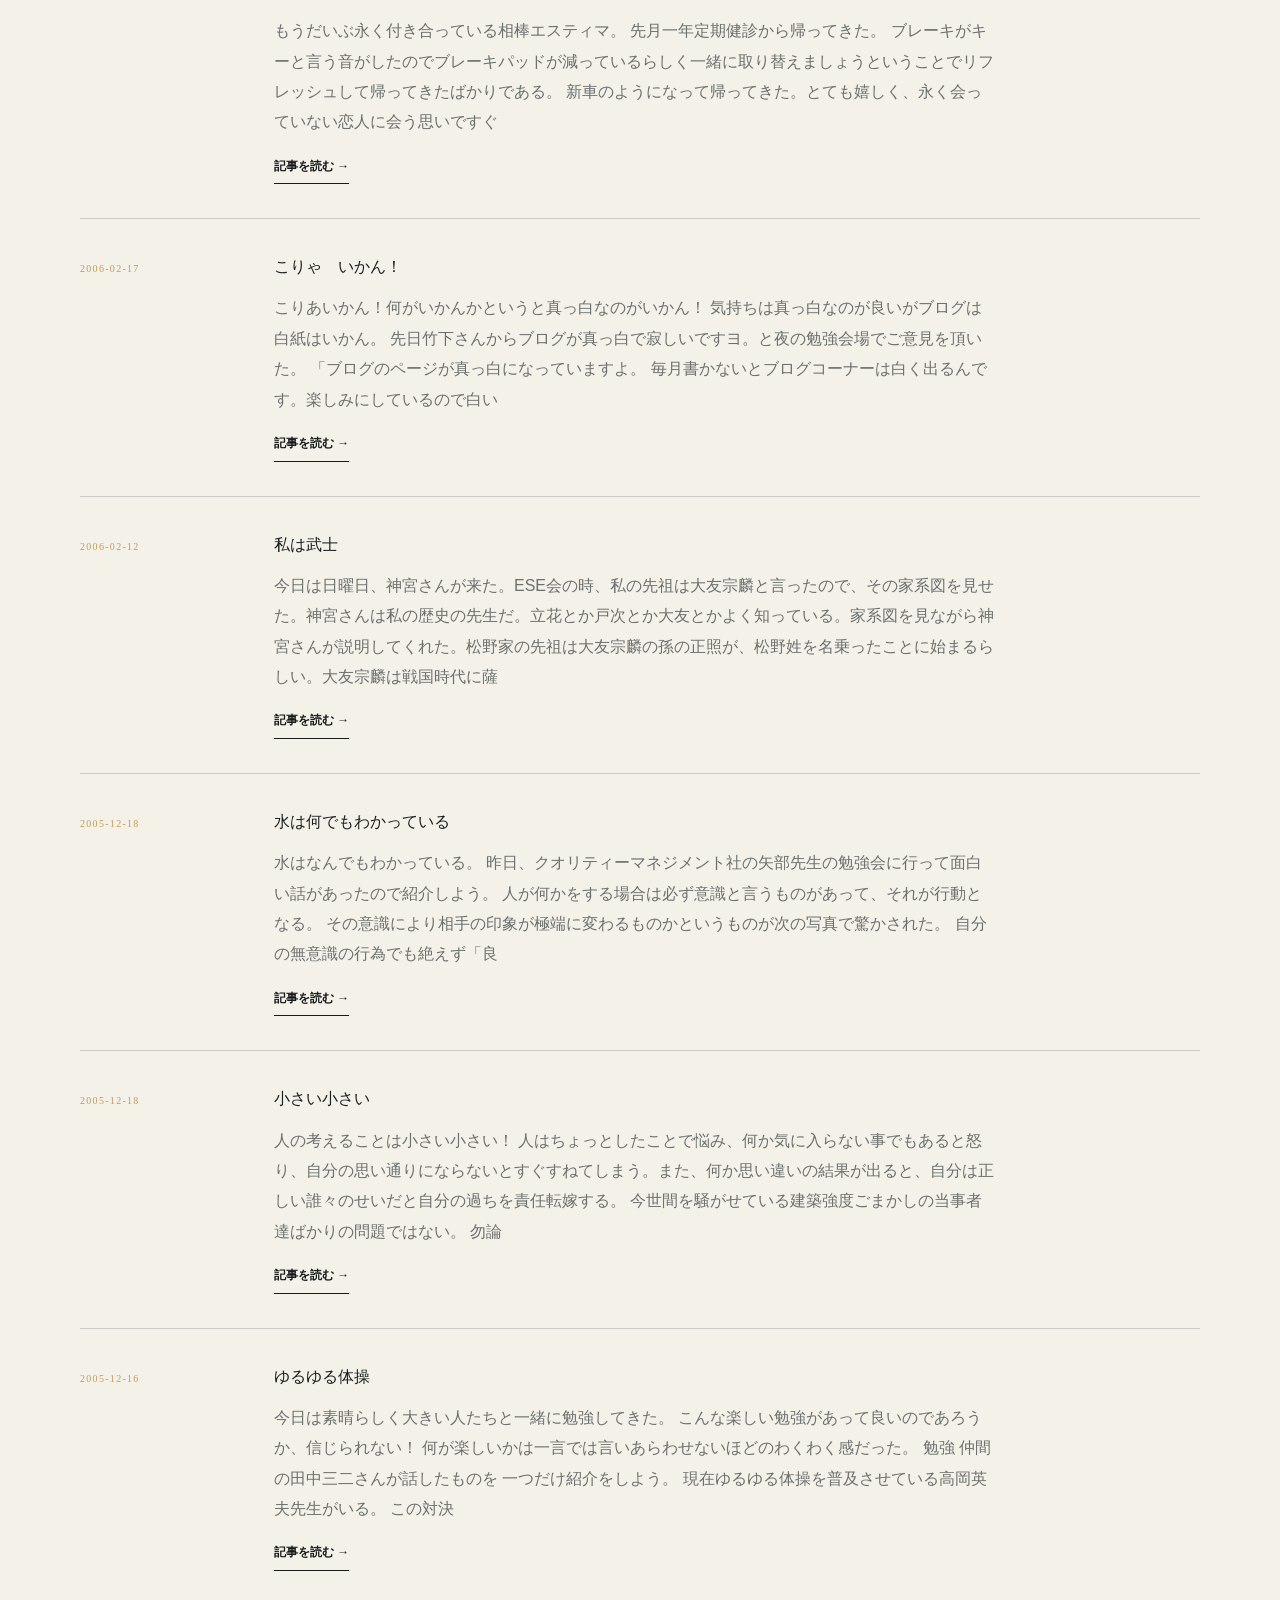
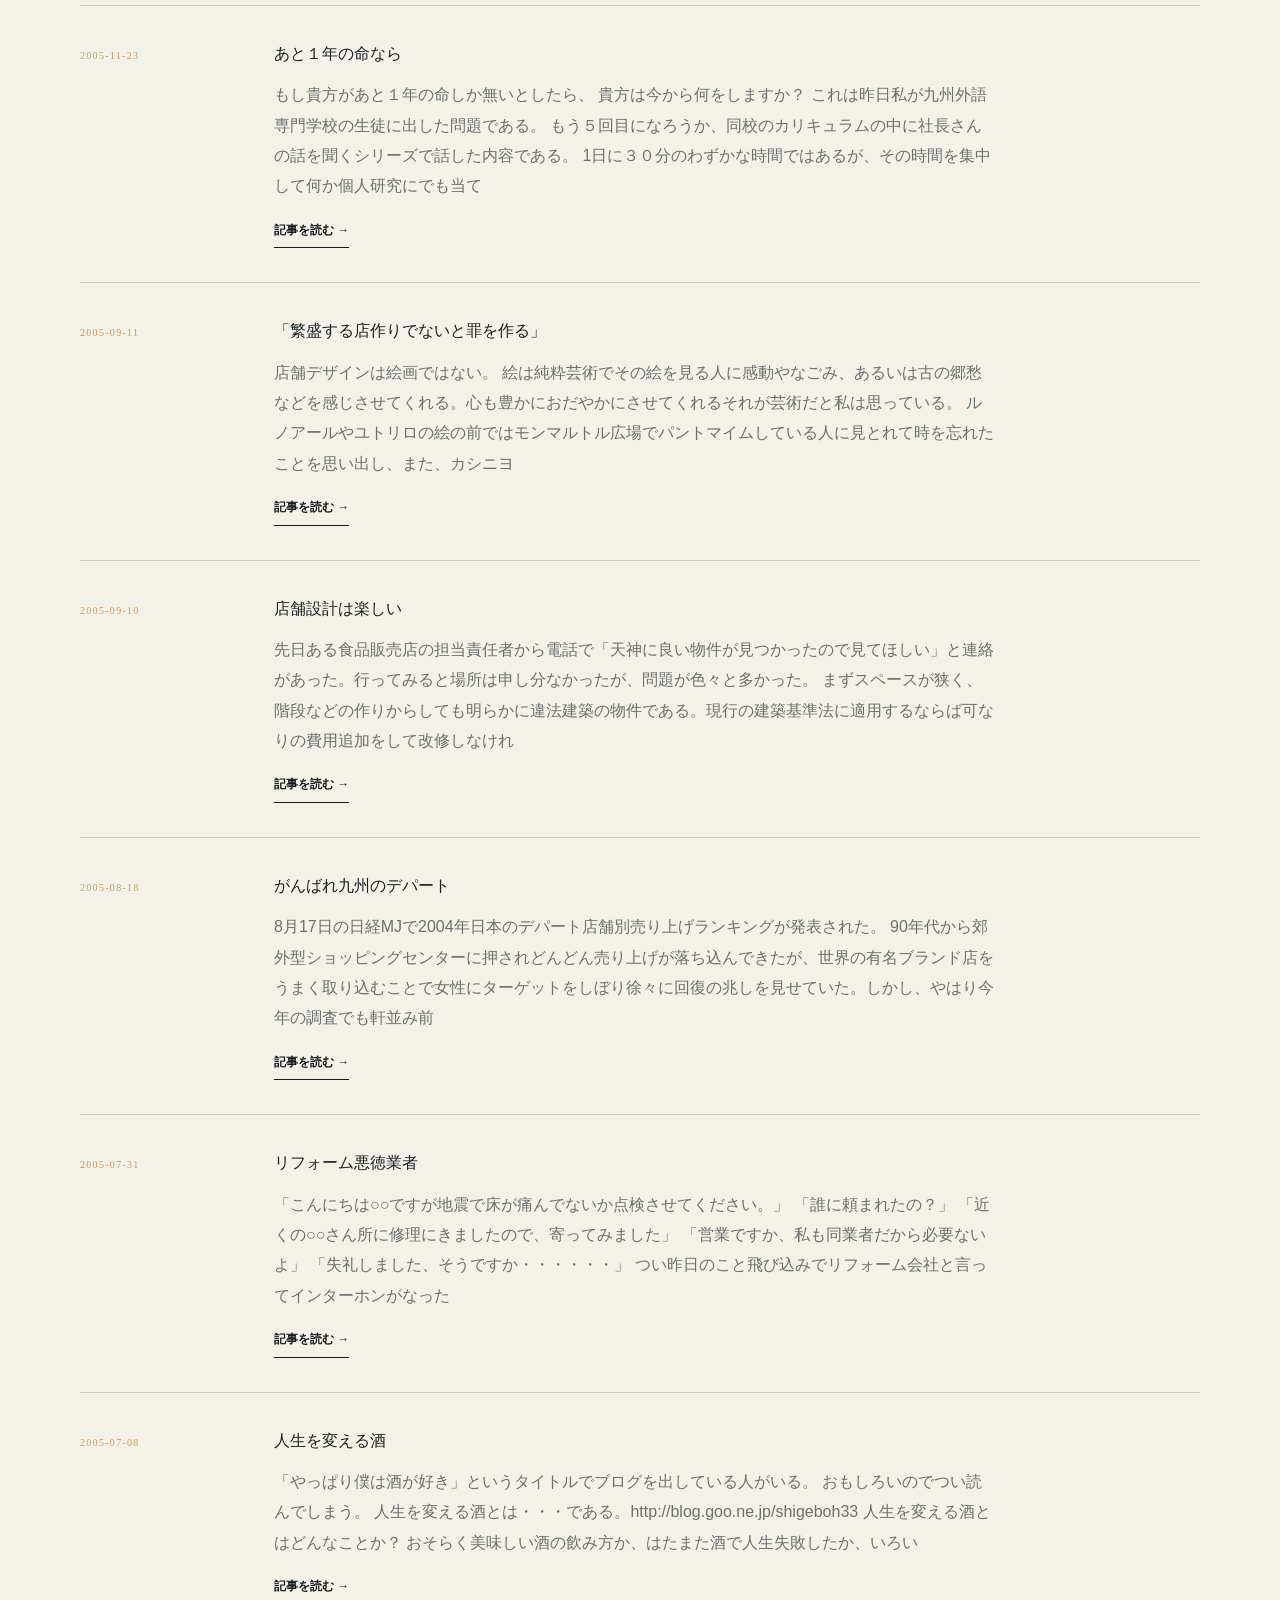
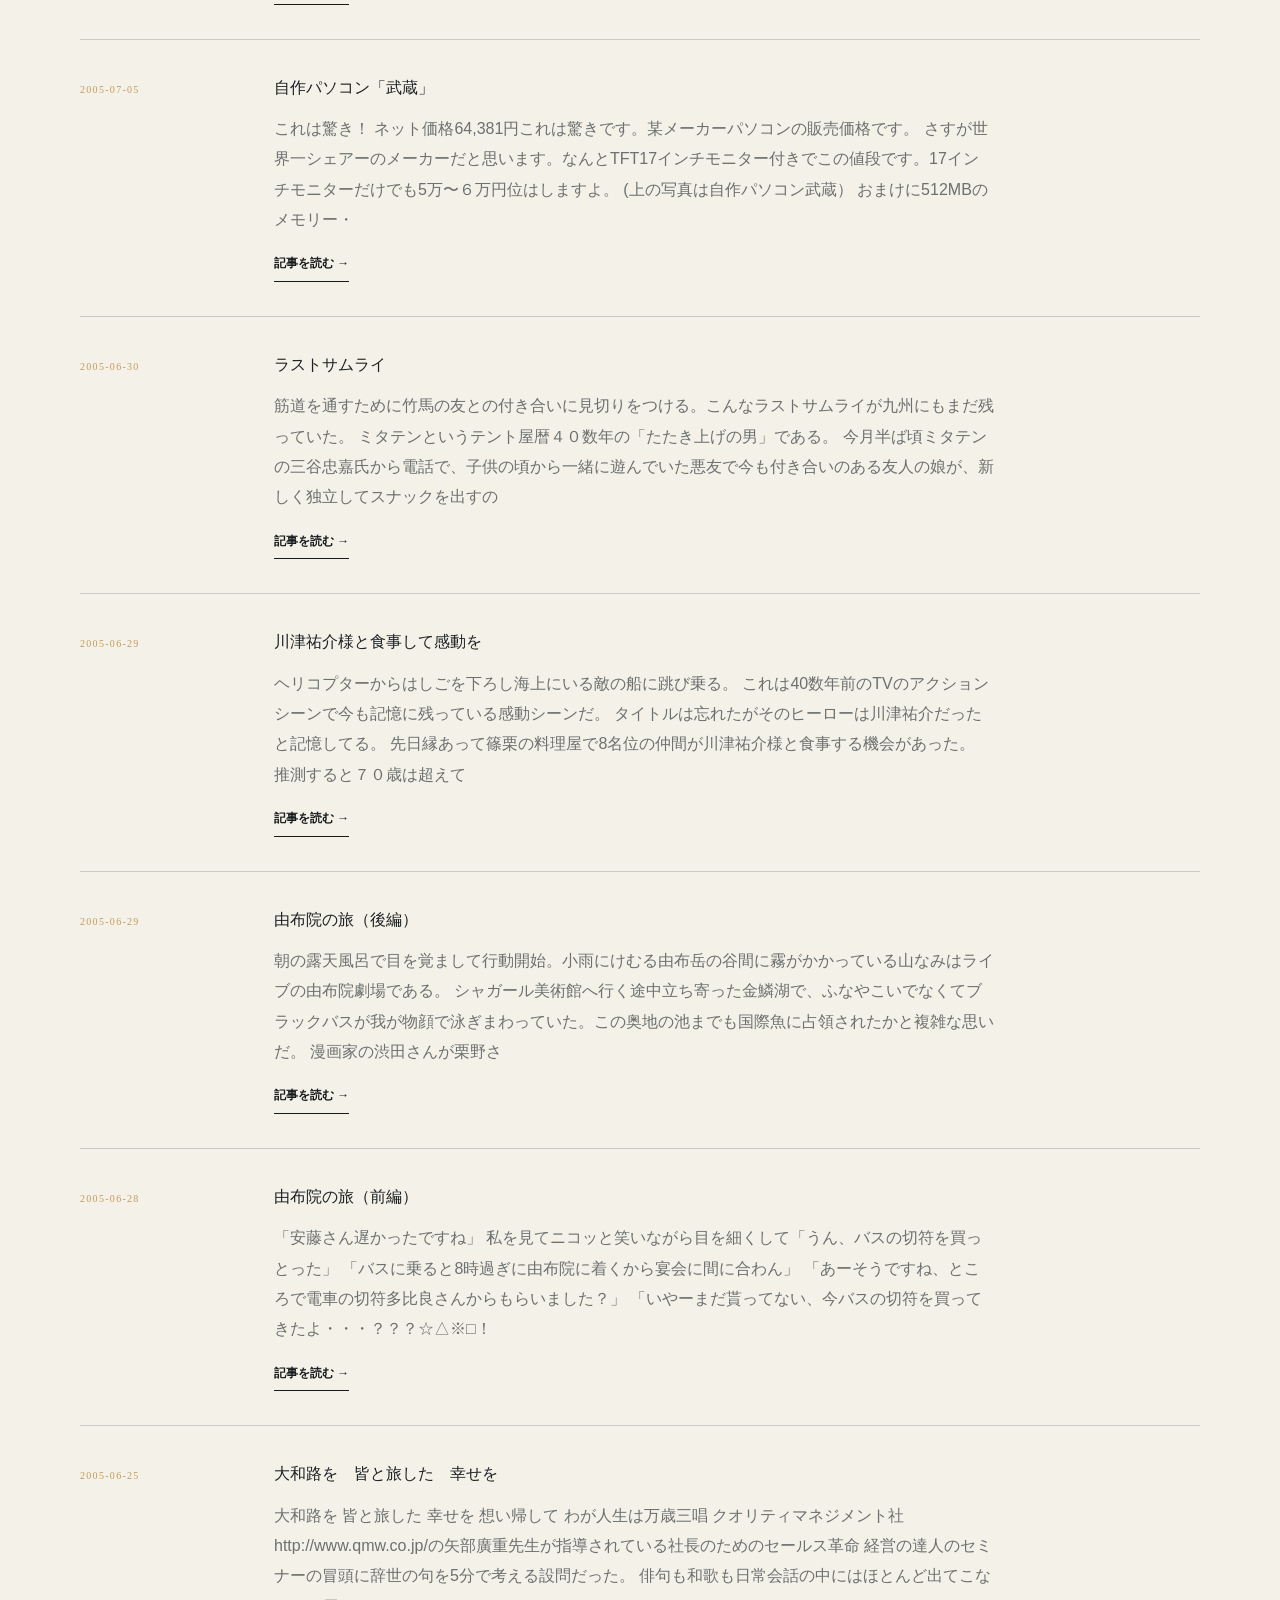
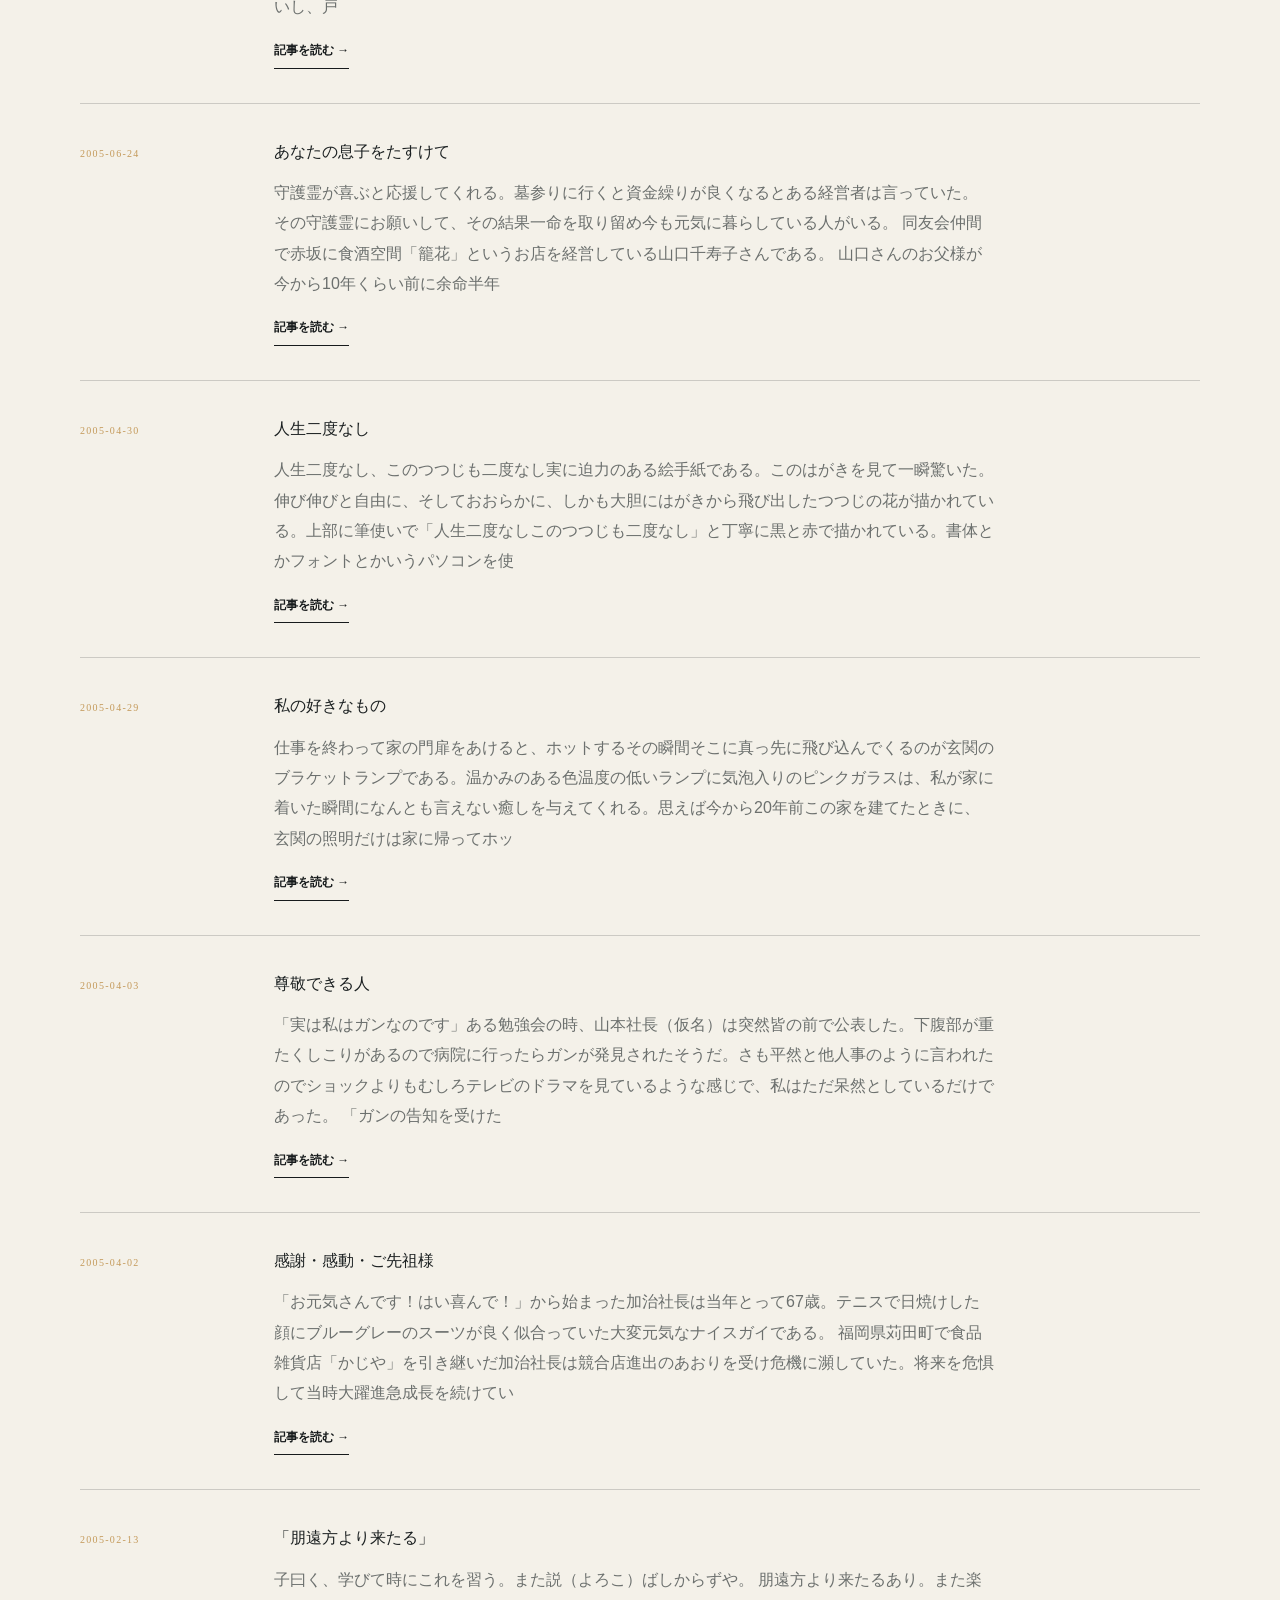
<file: blog.html>
<!doctype html>
<html lang="ja">
<head>
  <meta charset="utf-8">
  <meta name="viewport" content="width=device-width, initial-scale=1">
  <meta name="description" content="マツノデザイン店舗建築代表、セガールの独り言。">
  <title>セガールの独り言 | Matsuno Design</title>
  <link rel="stylesheet" href="assets/css/style.css">
  <script src="assets/js/site.js?v=20260722-2" defer></script>
  <script src="assets/js/blog.js?v=20261021-3" defer></script>
</head>
<body class="download-page blog-page">
  <header class="site-header" id="header"><a class="brand" href="index.html#top" aria-label="Matsuno Design トップへ"><strong>Matsuno Design</strong><span>Store Architecture</span></a><button class="menu-button" type="button" aria-label="メニューを開く" aria-expanded="false" aria-controls="main-nav"><span></span><span></span></button><nav class="main-nav" id="main-nav" aria-label="メインメニュー"><a href="index.html#works">施工事例</a><a href="index.html#about">私たちについて</a><a href="index.html#process">仕事の流れ</a><a href="index.html#company">会社案内</a><a href="blog.html">セガールの独り言</a><a href="http://blog.livedoor.jp/kuniichi/" target="_blank" rel="noopener noreferrer">旧ブログ</a><a href="download.html">資料ダウンロード</a><a class="nav-contact" href="index.html#contact">お問い合わせ <span>→</span></a></nav></header>
  <main class="download-main blog-main"><div class="download-intro"><div class="section-label"><span>JOURNAL</span> PRESIDENT'S NOTE</div><h1>セガールの独り言</h1><p>マツノデザイン店舗建築代表の日々の記録と言葉。</p></div><section class="blog-list" id="blog-list" data-blog-endpoint="https://script.google.com/macros/s/AKfycbydU7lRxPzuUe8AnfNr7ImkMmdJHnwYHpYlD-w3lW4oL8lvzObH_IQaEa4GB0MmBwwOzw/exec"><p class="download-status">記事を読み込んでいます。</p></section><a class="page-return" href="index.html#top">トップへ戻る <span>←</span></a></main>
  <footer><a class="brand footer-brand" href="index.html#top"><strong>Matsuno Design</strong><span>Store Architecture</span></a><div class="footer-info"><p>マツノデザイン店舗建築株式会社<br>福岡県福岡市</p><p class="copyright">© MATSUNO DESIGN. ALL RIGHTS RESERVED.</p></div></footer>
</body></html>
</file>
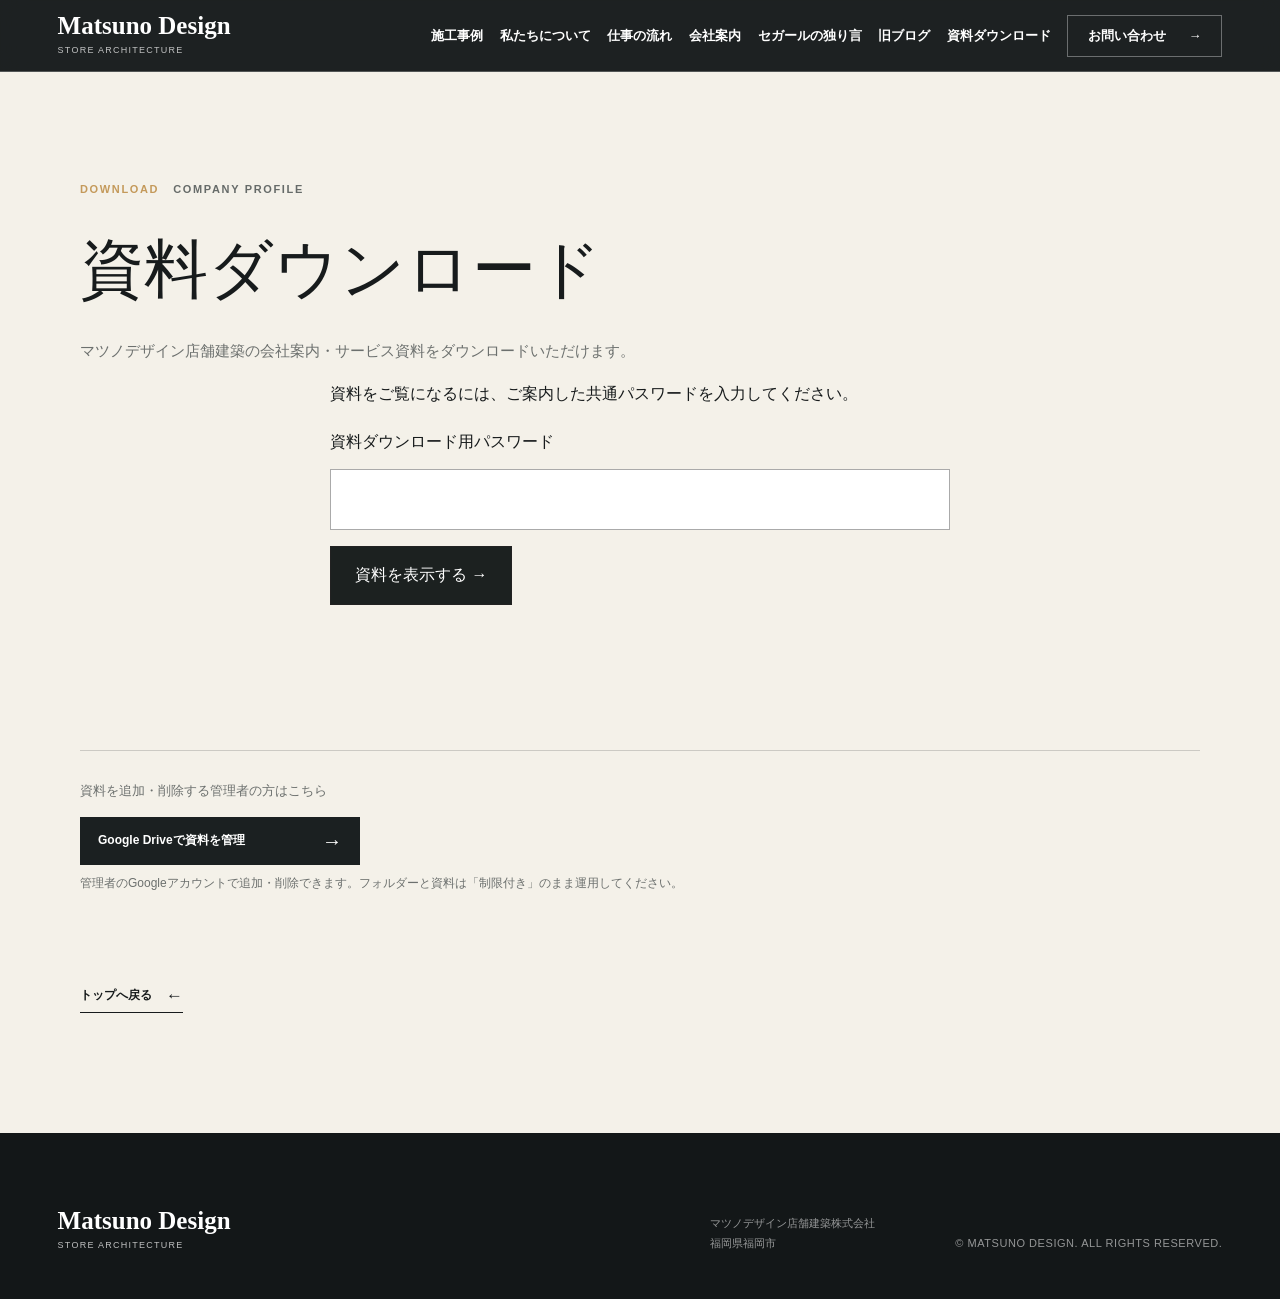
<file: download.html>
<!doctype html>
<html lang="ja">
<head>
  <meta charset="utf-8">
  <meta name="viewport" content="width=device-width, initial-scale=1">
  <meta name="description" content="マツノデザイン店舗建築株式会社の会社案内・サービス資料をダウンロードいただけます。">
  <title>資料ダウンロード | Matsuno Design</title>
  <link rel="stylesheet" href="assets/css/style.css">
  <link rel="stylesheet" href="assets/css/download-auth.css">
  <script src="assets/js/site.js?v=20260722-2" defer></script>
  <script src="assets/js/protected-downloads.js?v=20261025-1" defer></script>
</head>
<body class="download-page">
  <header class="site-header scrolled" id="header">
    <a class="brand" href="index.html#top" aria-label="Matsuno Design トップへ"><strong>Matsuno Design</strong><span>Store Architecture</span></a>
    <button class="menu-button" type="button" aria-label="メニューを開く" aria-expanded="false" aria-controls="main-nav"><span></span><span></span></button>
    <nav class="main-nav download-nav" id="main-nav" aria-label="メインメニュー">
      <a href="index.html#works">施工事例</a><a href="index.html#about">私たちについて</a><a href="http://blog.livedoor.jp/kuniichi/" target="_blank" rel="noopener noreferrer">セガールの独り言</a><a class="nav-contact" href="index.html#contact">お問い合わせ <span>→</span></a>
    </nav>
  </header>
  <main class="download-main">
    <div class="download-intro"><div class="section-label"><span>DOWNLOAD</span> COMPANY PROFILE</div><h1>資料ダウンロード</h1><p>マツノデザイン店舗建築の会社案内・サービス資料をダウンロードいただけます。</p></div>
    <form class="download-auth" id="download-login">
      <p>資料をご覧になるには、ご案内した共通パスワードを入力してください。</p>
      <label for="download-password">資料ダウンロード用パスワード</label>
      <input id="download-password" type="password" autocomplete="off" required maxlength="200">
      <button type="submit">資料を表示する →</button>
    </form>
    <p id="download-auth-status" role="status" aria-live="polite"></p>
    <button id="download-logout" type="button" hidden>ログアウト</button>
    <noscript><p>資料の認証にはJavaScriptを有効にしてください。</p></noscript>
    <section class="download-list" id="download-list" data-apps-script-url="https://script.google.com/macros/s/AKfycbwwnalqyetd1b_sdiHh2q-pTs6Og5zAaBVChJBzhvgrnN00tzhmgsMkyWp75jIfwZzf8g/exec" aria-label="ダウンロード資料" hidden>
    </section>
    <section class="admin-entry" id="admin-access"><p>資料を追加・削除する管理者の方はこちら</p><a class="drive-admin-button" href="https://drive.google.com/drive/folders/1VQ-jfoNoYPGyvzFnvd0Tj-2dZ4jY49-u" target="_blank" rel="noopener noreferrer">Google Driveで資料を管理<span>→</span></a><small>管理者のGoogleアカウントで追加・削除できます。フォルダーと資料は「制限付き」のまま運用してください。</small></section><a class="page-return" href="index.html#top">トップへ戻る <span>←</span></a>
  </main>
  <footer><a class="brand footer-brand" href="index.html#top"><strong>Matsuno Design</strong><span>Store Architecture</span></a><div class="footer-info"><p>マツノデザイン店舗建築株式会社<br>福岡県福岡市</p><p class="copyright">© MATSUNO DESIGN. ALL RIGHTS RESERVED.</p></div></footer>
</body>
</html>
</file>
<file: assets/css/style.css>
:root{--ink:#171b1c;--paper:#f4f1e9;--white:#faf8f2;--muted:#6c706e;--gold:#c49a5b;--line:rgba(23,27,28,.18)}
*{box-sizing:border-box}html{scroll-behavior:smooth;overflow-x:hidden}body{margin:0;overflow-x:hidden;color:var(--ink);font-family:"Yu Gothic","Hiragino Kaku Gothic ProN",Meiryo,sans-serif;background:var(--paper);line-height:1.8}a{color:inherit}img{max-width:100%}.site-header{position:fixed;inset:0 0 auto;z-index:20;display:flex;align-items:center;justify-content:space-between;height:88px;padding:0 4.5vw;color:#fff;border-bottom:1px solid rgba(255,255,255,.24);transition:.3s}.site-header.scrolled{height:72px;background:rgba(20,24,25,.94);backdrop-filter:blur(12px)}.brand{display:flex;flex-direction:column;text-decoration:none}.brand strong{font-family:Georgia,"Times New Roman",serif;font-size:25px;line-height:1}.brand span{margin-top:4px;font-size:9px;letter-spacing:.14em;text-transform:uppercase;opacity:.72}.main-nav{display:flex;align-items:center;gap:1.3vw;font-size:13px;font-weight:700}.main-nav a{text-decoration:none;white-space:nowrap}.nav-contact{display:flex;align-items:center;gap:22px;height:42px;padding:0 20px;border:1px solid rgba(255,255,255,.35)}.menu-button{display:none}.hero{position:relative;min-height:900px;height:100vh;color:#fff;background:linear-gradient(90deg,rgba(12,16,17,.88),rgba(12,16,17,.42) 58%,rgba(12,16,17,.15)),linear-gradient(0deg,rgba(12,16,17,.55),transparent 45%),url("../images/matsuno-hero-source.jpg") center/cover no-repeat}.hero-inner{display:flex;flex-direction:column;justify-content:center;width:min(1180px,91%);height:100%;margin:auto;padding-top:76px}.eyebrow,.section-label{display:flex;align-items:center;gap:14px;margin:0 0 25px;font-size:11px;font-weight:700;letter-spacing:.15em}.eyebrow:before{width:48px;height:1px;background:var(--gold);content:""}.hero h1{margin:0;font-family:Georgia,"Yu Mincho","Hiragino Mincho ProN",serif;font-size:clamp(54px,6.2vw,92px);line-height:1.15;font-weight:500}.hero h1 span{color:var(--gold)}.hero-lead{max-width:660px;margin:30px 0 0;font-size:17px;font-weight:600}.hero-actions{display:flex;gap:12px;margin-top:40px}.button{display:inline-flex;align-items:center;justify-content:space-between;min-width:200px;height:56px;padding:0 24px;text-decoration:none;font-size:13px;font-weight:700}.button-primary{background:var(--gold);color:#161a1b}.button-ghost{border:1px solid rgba(255,255,255,.45)}.hero-note{position:absolute;right:4.5vw;bottom:0;display:flex;flex-direction:column;align-items:center;gap:14px;font-size:9px;letter-spacing:.15em}.hero-note i{display:block;width:1px;height:90px;background:rgba(255,255,255,.55)}.section{padding:130px max(4.5vw,24px)}.section-label{margin-bottom:32px;color:#666b69}.section-label span{color:var(--gold)}.intro{display:grid;grid-template-columns:26% 1fr;max-width:1440px;margin:auto}.intro-copy h2,.process h2,.contact h2{margin:0;font-family:Georgia,"Yu Mincho",serif;font-size:clamp(38px,4.1vw,62px);line-height:1.35;font-weight:500}.kicker{margin:0 0 18px;color:#9a713a;font-size:13px;font-weight:700}.intro-text{display:grid;grid-template-columns:1fr 1fr;gap:55px;max-width:820px;margin-top:50px}.intro-text p,.section-description,.statement-copy>p,.contact-copy>p{margin:0;color:var(--muted);font-size:14px}.section-dark{padding:125px max(4.5vw,24px);color:var(--white);background:#171c1d}.section-head{display:flex;align-items:flex-end;justify-content:space-between;gap:40px;max-width:1310px;margin:0 auto 60px}.section-head h2{margin:0;font-family:Georgia,"Yu Mincho",serif;font-size:52px;font-weight:500}.section-label.light{color:rgba(255,255,255,.62)}.text-link{display:inline-flex;gap:35px;align-items:center;padding-bottom:6px;border-bottom:1px solid currentColor;text-decoration:none;font-size:12px;font-weight:700}.works-grid{display:grid;grid-template-columns:repeat(3,1fr);gap:45px 24px;max-width:1310px;margin:auto}.work-image{height:310px;background-size:cover;background-position:center}.image-01{background-image:url("../images/work-01.png")}.image-02{background-image:url("../images/work-02.png")}.image-03{background-image:url("../images/work-03.png")}.image-04{background-image:url("../images/work-04.png")}.image-05{background-image:url("../images/work-05.png")}.image-06{background-image:url("../images/work-06.png")}.image-07{background-image:url("../images/work-07.png")}.image-08{background-image:url("../images/work-08.png")}.image-09{background-image:url("../images/work-09.png")}.work-meta{display:flex;justify-content:space-between;gap:20px;padding-top:18px}.work-meta p{margin:0 0 3px;color:var(--gold);font-size:9px;letter-spacing:.12em}.work-meta h3{margin:0;font-size:15px}.work-meta>span{color:rgba(255,255,255,.38);font-family:Georgia,serif}.process{max-width:1440px;margin:auto}.process .section-head{align-items:flex-start}.section-description{max-width:450px;padding-top:72px}.process-list{display:grid;grid-template-columns:repeat(4,1fr);gap:0;margin:75px 0 0;padding:0;border-top:1px solid var(--line);list-style:none}.process-list li{min-height:245px;padding:25px 30px;border-right:1px solid var(--line)}.process-list li:first-child{border-left:1px solid var(--line)}.process-list>li>span{color:var(--gold);font-family:Georgia,serif;font-size:13px}.process-list h3{margin:55px 0 12px;font-size:16px}.process-list p{margin:0;color:var(--muted);font-size:12px}.statement{display:grid;grid-template-columns:58% 42%;min-height:700px;background:#1b2021;color:#fff}.statement-image{background:linear-gradient(rgba(15,19,20,.12),rgba(15,19,20,.32)),url("../images/unsplash-philosophy.jpg") center/cover no-repeat}.statement-copy{display:flex;flex-direction:column;justify-content:center;padding:8vw}.statement-copy .quote{margin:10px 0 35px;color:#fff;font-family:Georgia,"Yu Mincho",serif;font-size:clamp(42px,4.4vw,67px);line-height:1.4}.statement-copy>p:not(.quote){color:rgba(255,255,255,.68)}.statement-copy .text-link{align-self:flex-start;margin-top:45px}.contact{display:grid;grid-template-columns:1fr 380px;align-items:center;gap:80px;max-width:1440px;margin:auto}.contact-copy>p{max-width:650px;margin-top:28px}.contact-button{display:flex;align-items:center;justify-content:space-between;height:150px;padding:0 38px;color:#171b1c;background:var(--gold);text-decoration:none}.contact-button small{display:block;margin-bottom:4px;font-size:9px;letter-spacing:.14em}.contact-button span{font-size:17px;font-weight:700}.contact-button b{font-size:28px;font-weight:400}footer{display:flex;justify-content:space-between;align-items:flex-end;padding:75px 4.5vw 45px;color:#fff;background:#131718}.footer-info{display:flex;gap:80px;align-items:flex-end}.footer-info p{margin:0;color:rgba(255,255,255,.55);font-size:11px}.copyright{letter-spacing:.05em}
@media(max-width:850px){.site-header{height:72px;padding:0 22px}.brand strong{font-size:21px}.menu-button{display:grid;place-content:center;gap:7px;width:42px;height:42px;border:0;background:transparent}.menu-button span{display:block;width:24px;height:1px;background:#fff;transition:.25s}.menu-button[aria-expanded="true"] span:first-child{transform:translateY(4px) rotate(45deg)}.menu-button[aria-expanded="true"] span:last-child{transform:translateY(-4px) rotate(-45deg)}.main-nav{position:absolute;top:72px;left:0;right:0;display:none;flex-direction:column;align-items:stretch;gap:0;padding:18px 22px 28px;background:#171c1d}.main-nav.open{display:flex}.main-nav a{padding:14px 0;border-bottom:1px solid rgba(255,255,255,.14)}.nav-contact{height:auto;border:0}.hero{min-height:720px;height:100svh}.hero-inner{width:auto;padding:90px 22px 45px}.hero h1{font-size:clamp(43px,12vw,62px)}.hero-lead{font-size:14px}.hero-actions{flex-direction:column;align-items:flex-start}.button{width:230px}.hero-note{display:none}.section{padding:85px 22px}.intro{grid-template-columns:1fr}.intro-text{grid-template-columns:1fr;gap:20px;margin-top:35px}.section-head{display:block;margin-bottom:40px}.section-head .text-link{margin-top:25px}.section-head h2{font-size:40px}.works-grid{grid-template-columns:1fr}.work-image{height:55vw;min-height:260px}.process .section-head{display:block}.section-description{padding-top:25px}.process-list{grid-template-columns:1fr 1fr}.process-list li{min-height:220px;border-bottom:1px solid var(--line)}.process-list h3{margin-top:35px}.statement{grid-template-columns:1fr}.statement-image{min-height:420px}.statement-copy{padding:75px 22px}.contact{grid-template-columns:1fr;gap:45px}.contact-button{height:120px}footer{display:block}.footer-info{display:block;margin-top:45px}.footer-info p+p{margin-top:25px}}
@media(max-width:500px){.hero h1{font-size:40px;line-height:1.28}.eyebrow{gap:10px;font-size:9px;letter-spacing:.1em}.eyebrow:before{width:38px}.hero-lead{max-width:100%;font-size:13px}.process-list{grid-template-columns:1fr}.process-list li{min-height:190px;border-left:1px solid var(--line)}.process-list h3{margin-top:25px}.statement-image{min-height:330px}.hero-actions .button{width:100%}.contact-button{padding:0 24px}}
.download-page{min-height:100vh;background:var(--paper)}.download-page .site-header{background:rgba(20,24,25,.96)}.download-main{width:min(1120px,91%);min-height:calc(100vh - 260px);margin:auto;padding:180px 0 120px}.download-intro{max-width:720px}.download-intro h1{margin:0;font-family:Georgia,"Yu Mincho",serif;font-size:clamp(48px,5vw,72px);line-height:1.2;font-weight:500}.download-intro>p{margin:28px 0 0;color:var(--muted);font-size:15px}.download-list{margin-top:85px}.download-card{display:flex;align-items:flex-end;justify-content:space-between;gap:50px;margin-top:0;padding:48px 52px;border-top:1px solid var(--ink);border-bottom:1px solid var(--line)}.download-card-label{margin:0 0 13px;color:var(--gold);font-size:10px;letter-spacing:.14em}.download-card h2{margin:0;font-family:Georgia,"Yu Mincho",serif;font-size:32px;font-weight:500}.download-card>div>p:last-child{max-width:550px;margin:20px 0 0;color:var(--muted);font-size:14px}.download-button{display:inline-flex;align-items:center;justify-content:space-between;gap:40px;min-width:250px;height:58px;padding:0 22px;color:var(--ink);background:var(--gold);text-decoration:none;font-size:13px;font-weight:700}.download-card+.download-card{margin-top:20px}.download-status{margin:0;color:var(--muted);font-size:14px}.download-button span{font-size:22px;font-weight:400}.download-nav{gap:1.6vw}@media(max-width:850px){.download-main{width:auto;padding:135px 22px 80px}.download-card{display:block;margin-top:55px;padding:35px 0}.download-card h2{font-size:28px}.download-button{margin-top:35px;width:100%}}

.admin-page{min-height:100vh;background:var(--paper)}.admin-header{background:rgba(20,24,25,.96)}.admin-main{width:min(900px,91%);min-height:100vh;margin:auto;padding:175px 0 100px}.admin-login,.admin-workspace{max-width:760px}.admin-main h1{margin:0;font-family:Georgia,"Yu Mincho",serif;font-size:clamp(42px,4.8vw,64px);line-height:1.2;font-weight:500}.admin-login form{margin-top:55px;padding-top:24px;border-top:1px solid var(--ink)}.admin-login label{display:block;margin-bottom:11px;font-size:12px;font-weight:700}.token-row{display:flex;gap:12px}.token-row input{min-width:0;flex:1;height:54px;padding:0 16px;border:1px solid var(--line);border-radius:0;background:#fff;font:inherit}.token-row button,.logout-button{height:54px;padding:0 22px;border:0;border-radius:0;background:var(--gold);color:var(--ink);font:inherit;font-size:13px;font-weight:700;cursor:pointer}.admin-message{min-height:24px;margin:14px 0 0;color:var(--muted);font-size:13px}.admin-workspace-head{display:flex;align-items:flex-end;justify-content:space-between;gap:30px}.admin-account{margin:0 0 10px;color:var(--gold);font-size:12px;font-weight:700}.logout-button{background:#1b2021;color:#fff}.upload-zone{display:flex;flex-direction:column;align-items:center;justify-content:center;min-height:260px;margin-top:55px;border:1px dashed rgba(23,27,28,.45);background:#fff;cursor:pointer;transition:.2s}.upload-zone.is-dragging{border-color:var(--gold);background:#fff9ec}.upload-zone input{position:absolute;width:1px;height:1px;opacity:0}.upload-zone span{font-family:Georgia,"Yu Mincho",serif;font-size:26px}.upload-zone small{margin-top:10px;color:var(--muted);font-size:11px}.upload-queue{margin-top:20px}.queue-item{display:flex;align-items:center;justify-content:space-between;gap:20px;padding:14px 0;border-bottom:1px solid var(--line);font-size:14px}.queue-item small{color:var(--muted)}.queue-item .has-error{color:#a63d32}@media(max-width:600px){.admin-main{width:auto;padding:125px 22px 70px}.token-row{display:block}.token-row button{width:100%;margin-top:10px}.admin-workspace-head{display:block}.logout-button{margin-top:24px}.upload-zone{min-height:220px;margin-top:40px}.upload-zone span{font-size:21px}.queue-item{display:block}.queue-item small{display:block;margin-top:5px}}

.admin-entry{margin-top:85px;padding:28px 0;border-top:1px solid var(--line)}.admin-entry>p{margin:0 0 15px;color:var(--muted);font-size:13px}.admin-entry form{display:flex;align-items:end;gap:12px}.admin-entry label{display:none}.admin-entry input{width:260px;height:46px;padding:0 14px;border:1px solid var(--line);border-radius:0;background:#fff;font:inherit}.admin-entry button{height:46px;padding:0 18px;border:0;border-radius:0;background:#1b2021;color:#fff;font:inherit;font-size:12px;font-weight:700;cursor:pointer}.admin-entry small{display:block;min-height:20px;margin-top:8px;color:#a63d32;font-size:12px}@media(max-width:600px){.admin-entry{margin-top:55px}.admin-entry form{display:block}.admin-entry input{width:100%}.admin-entry button{width:100%;margin-top:10px}}
.drive-admin-button{display:inline-flex;align-items:center;justify-content:space-between;gap:42px;min-width:280px;height:48px;padding:0 18px;background:#1b2021;color:#fff;text-decoration:none;font-size:12px;font-weight:700}.drive-admin-button span{font-size:20px;font-weight:400}.admin-entry small{color:var(--muted)}@media(max-width:600px){.drive-admin-button{width:100%;min-width:0}}
.blog-page .download-intro{max-width:none;padding:8px 0 60px;border-bottom:1px solid var(--ink)}.blog-page .download-intro .section-label{margin-bottom:28px}.blog-page .download-intro h1{max-width:940px;font-size:clamp(40px,4.1vw,52px);line-height:1.35;letter-spacing:0}.blog-page .download-intro>p{max-width:520px;margin-top:26px;padding-left:2px}.blog-list{margin-top:0}.blog-card{display:grid;grid-template-columns:160px minmax(0,1fr);column-gap:34px;padding:34px 0;border-bottom:1px solid var(--line)}.blog-card:first-child{border-top:0}.blog-card .download-card-label{grid-column:1;margin:7px 0 0;color:var(--gold);font-family:Georgia,serif;font-size:10px;letter-spacing:.13em}.blog-card h2{grid-column:2;margin:0;color:#1b2021;font-family:Georgia,"Yu Mincho",serif;font-size:16px;line-height:1.7;font-weight:500}.blog-card>p:not(.download-card-label){grid-column:2;max-width:720px;margin:13px 0 18px;color:var(--muted);line-height:1.9}.blog-card .text-link{grid-column:2;justify-self:start;color:var(--ink);font-size:12px;font-weight:700;text-decoration:none}.blog-card .text-link:hover{color:var(--gold)}@media(max-width:850px){.blog-page .download-intro{padding:0 0 46px}.blog-page .download-intro h1{font-size:clamp(38px,10vw,48px)}.blog-list{margin-top:0}.blog-card{grid-template-columns:1fr;gap:12px;padding:28px 0}.blog-card .download-card-label,.blog-card h2,.blog-card>p:not(.download-card-label),.blog-card .text-link{grid-column:1}.blog-card .download-card-label{margin:0}.blog-card>p:not(.download-card-label){margin:0}.blog-card .text-link{margin-top:5px}}
.blog-post{max-width:820px}.blog-post h1{margin:0;font-family:Georgia,"Yu Mincho",serif;font-size:clamp(38px,4.5vw,64px);line-height:1.3;font-weight:500}.blog-content{margin-top:50px;padding-top:42px;border-top:1px solid var(--line);color:var(--ink);font-family:"Yu Mincho","Hiragino Mincho ProN",serif;font-size:16px;line-height:2}.blog-content p{margin:0 0 1.65em}.blog-content img{display:block;max-width:100%;height:auto;margin:28px 0}.blog-content a{color:inherit;word-break:break-all}.legacy-link{margin-top:46px;color:var(--ink)}@media(max-width:850px){.blog-content{margin-top:35px;padding-top:30px;font-size:15px}}
.page-return{display:inline-flex;align-items:center;gap:14px;margin-top:62px;padding-bottom:6px;border-bottom:1px solid currentColor;color:var(--ink);font-size:12px;font-weight:700;text-decoration:none}.page-return span{font-size:17px;line-height:1}.page-return:hover{color:var(--gold)}
.site-header,.site-header.scrolled{height:72px;background:rgba(20,24,25,.94);backdrop-filter:blur(12px);transition:none}
</file>
<file: assets/css/download-auth.css>
[hidden] { display: none !important; }
.download-auth { max-width: 620px; margin: 0 auto 36px; }
.download-auth label { display: block; margin-bottom: 12px; }
.download-auth input { display: block; width: 100%; padding: 15px; margin-bottom: 16px; border: 1px solid #aaa; background: #fff; font: inherit; box-sizing: border-box; }
.download-auth button, #download-logout { cursor: pointer; font: inherit; padding: 14px 24px; border: 1px solid #222; background: #1c2120; color: #fff; }
.download-auth p { margin-bottom: 20px; }
#download-auth-status { min-height: 1.5em; margin: 20px 0; }
.download-card button { cursor: pointer; border: 0; font: inherit; }
.download-card button:disabled, .download-auth button:disabled { opacity: .6; cursor: wait; }
</file>
